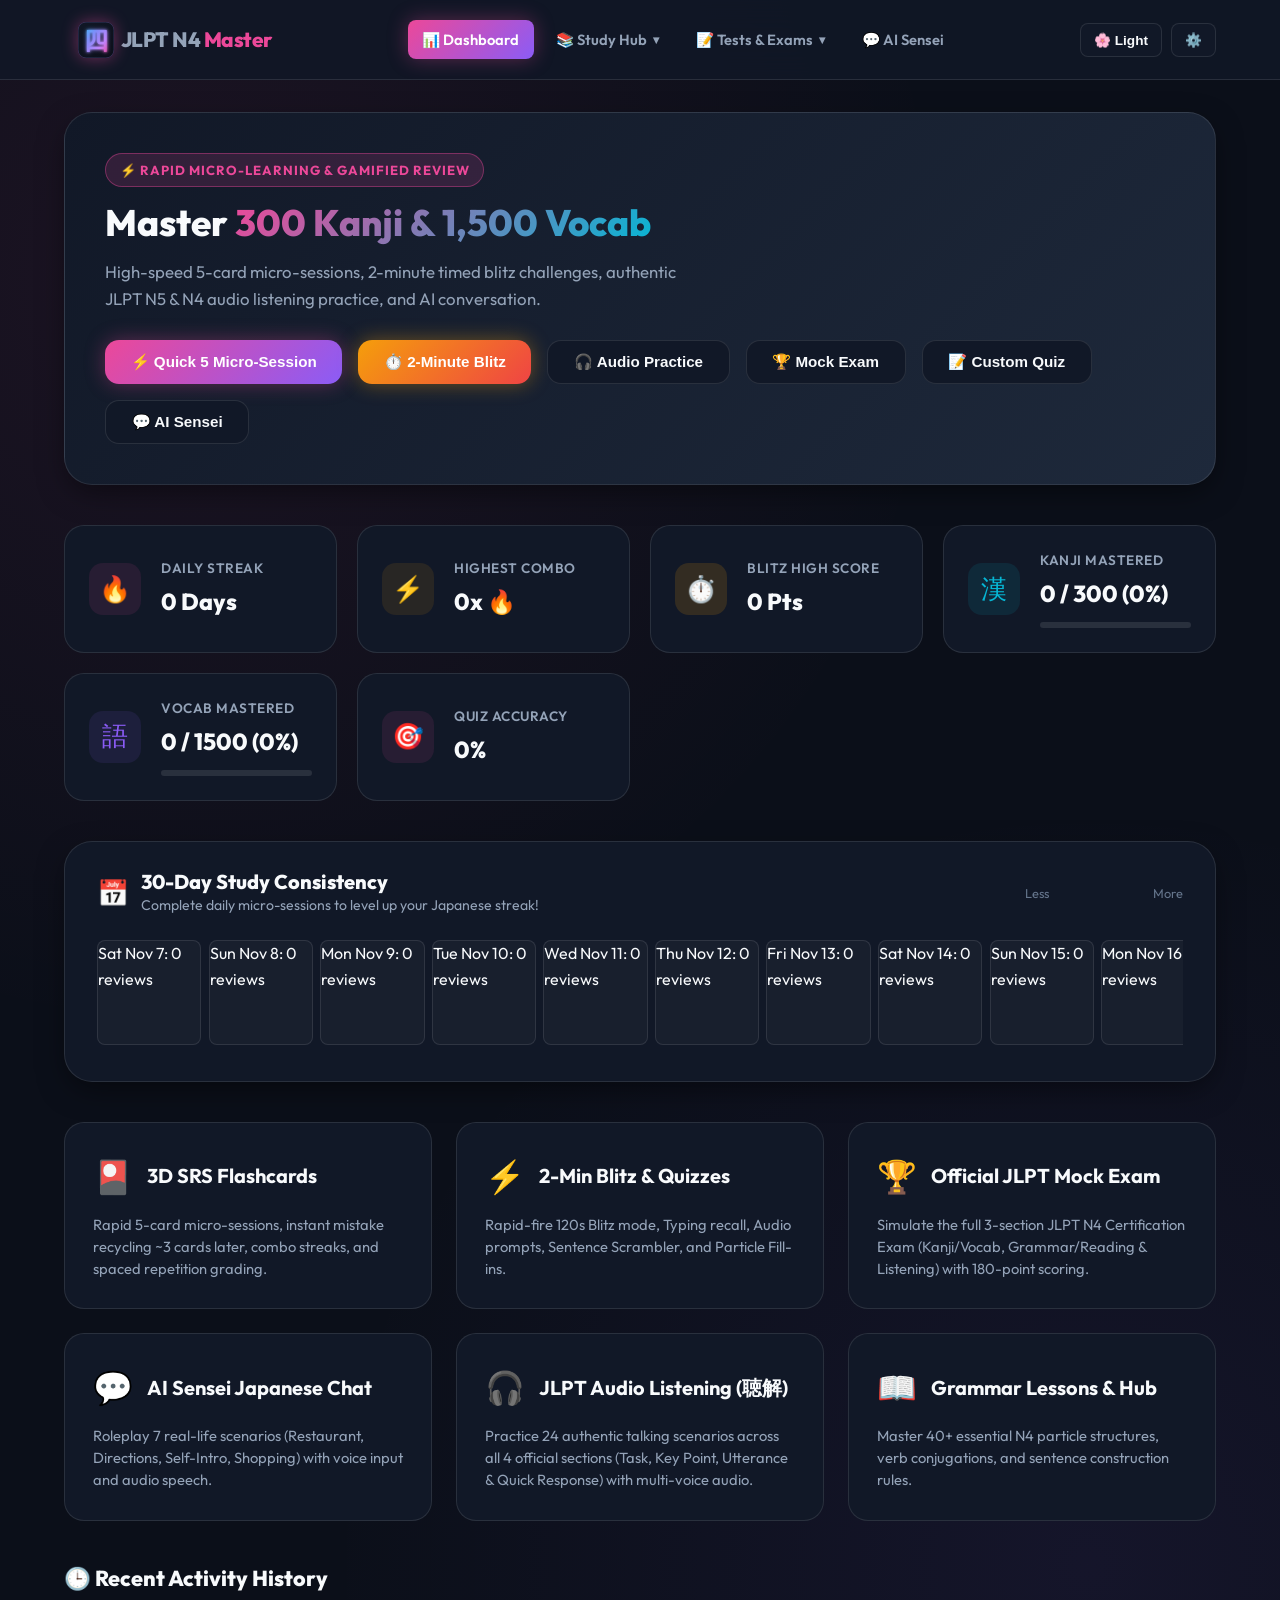
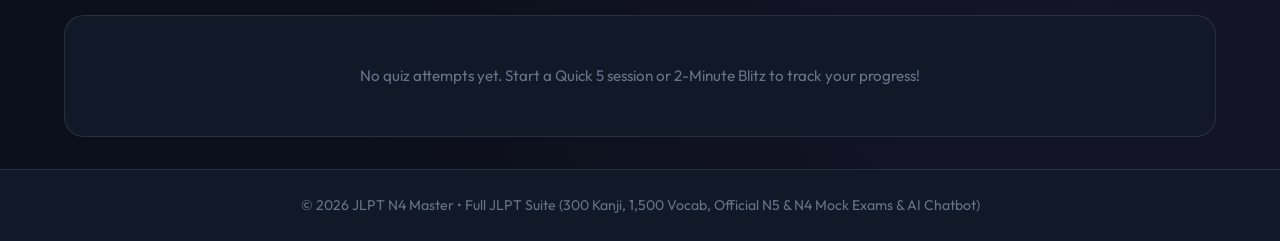
<file: index.html>
<!DOCTYPE html>
<html lang="ja" data-theme="dark">
<head>
  <meta charset="UTF-8">
  <meta name="viewport" content="width=device-width, initial-scale=1.0">
  <title>JLPT N4 Master - Flashcards, Quizzes, Official Mock Exam & AI Chat</title>
  <meta name="description" content="Master 300 JLPT N4 Kanji, 1,500 Vocabulary items, Grammar, Official N5 & N4 Mock Certification Exams, and practice Japanese conversation with AI Sensei.">
  
  <!-- Favicon & Touch Icons -->
  <link rel="icon" type="image/svg+xml" href="favicon.svg">
  <link rel="icon" type="image/png" sizes="192x192" href="icon-192.png">
  <link rel="icon" type="image/png" sizes="512x512" href="icon-512.png">
  <link rel="apple-touch-icon" sizes="180x180" href="apple-touch-icon.png">
  <link rel="mask-icon" href="favicon.svg" color="#ec4899">
  
  <!-- Progressive Web App (PWA) Manifest & Standalone App Meta -->
  <link rel="manifest" href="manifest.json">
  <meta name="theme-color" content="#0b0f19">
  <meta name="mobile-web-app-capable" content="yes">
  <meta name="apple-mobile-web-app-capable" content="yes">
  <meta name="apple-mobile-web-app-status-bar-style" content="black-translucent">
  <meta name="apple-mobile-web-app-title" content="JLPT N4">
  <meta name="application-name" content="JLPT N4 Master">
  
  <!-- CSS Stylesheets -->
  <link rel="stylesheet" href="css/style.css">
  <link rel="stylesheet" href="css/components.css">
  <link rel="stylesheet" href="css/responsive.css">
</head>
<body>

  <!-- App Header & Navigation -->
  <header class="app-header">
    <div class="header-container">
      <a href="#" class="logo-brand nav-link" data-view="dashboard">
        <img src="favicon.svg" class="logo-symbol-img" alt="JLPT N4 Master Icon" width="34" height="34">
        <span class="logo-text">JLPT N4 <span>Master</span></span>
      </a>

      <nav class="app-nav">
        <ul class="nav-links">
          <li><a href="#dashboard" class="nav-link active" data-view="dashboard">📊 Dashboard</a></li>
          
          <!-- Study & Lessons Submenu -->
          <li class="nav-dropdown-item">
            <button class="nav-link nav-dropdown-btn" id="nav-study-dropdown-btn" aria-haspopup="true" aria-expanded="false">
              <span>📚 Study Hub</span>
              <span class="dropdown-caret">▾</span>
            </button>
            <div class="nav-dropdown-menu" id="nav-study-dropdown-menu">
              <a href="#flashcards" class="dropdown-link nav-link" data-view="flashcards">
                <div class="dropdown-link-icon">🎴</div>
                <div class="dropdown-link-info">
                  <div class="dropdown-link-title">3D Flashcards</div>
                  <div class="dropdown-link-sub">Kanji & Vocab Spaced Repetition</div>
                </div>
              </a>
              <a href="#grammar" class="dropdown-link nav-link" data-view="grammar">
                <div class="dropdown-link-icon">📖</div>
                <div class="dropdown-link-info">
                  <div class="dropdown-link-title">Grammar Lessons</div>
                  <div class="dropdown-link-sub">40+ Core N4 Points & Tests</div>
                </div>
              </a>
              <a href="#explore" class="dropdown-link nav-link" data-view="explore" data-explore-tab="listening">
                <div class="dropdown-link-icon">🎧</div>
                <div class="dropdown-link-info">
                  <div class="dropdown-link-title">Audio Listening Practice (聴解)</div>
                  <div class="dropdown-link-sub">24 Authentic Test Scenarios & Multi-Voice</div>
                </div>
              </a>
              <a href="#explore" class="dropdown-link nav-link" data-view="explore">
                <div class="dropdown-link-icon">🔍</div>
                <div class="dropdown-link-info">
                  <div class="dropdown-link-title">N4 Library Explorer</div>
                  <div class="dropdown-link-sub">Search 300 Kanji & 1,500 Vocab</div>
                </div>
              </a>
            </div>
          </li>

          <!-- Tests & Quizzes Submenu -->
          <li class="nav-dropdown-item">
            <button class="nav-link nav-dropdown-btn" id="nav-tests-dropdown-btn" aria-haspopup="true" aria-expanded="false">
              <span>📝 Tests & Exams</span>
              <span class="dropdown-caret">▾</span>
            </button>
            <div class="nav-dropdown-menu" id="nav-tests-dropdown-menu">
              <a href="#quiz" class="dropdown-link nav-link" data-view="quiz">
                <div class="dropdown-link-icon">📝</div>
                <div class="dropdown-link-info">
                  <div class="dropdown-link-title">Quiz Challenge</div>
                  <div class="dropdown-link-sub">Ranges, Typing, Audio & Scramble</div>
                </div>
              </a>
              <a href="#mock-exam" class="dropdown-link nav-link" data-view="mock-exam">
                <div class="dropdown-link-icon">🏆</div>
                <div class="dropdown-link-info">
                  <div class="dropdown-link-title">Official Mock Exams</div>
                  <div class="dropdown-link-sub">Full 3-Section N4 & N5 JLPT Tests (180 pts)</div>
                </div>
              </a>
            </div>
          </li>

          <li><a href="#chat" class="nav-link" data-view="chat">💬 AI Sensei</a></li>
        </ul>
      </nav>

      <div class="header-actions">
        <button id="pwa-install-btn" class="icon-btn hidden" title="Install App to Home Screen" style="background: linear-gradient(135deg, var(--accent-primary), var(--accent-purple)); color: #fff; font-weight: 700; border: none; padding: 0.35rem 0.75rem; border-radius: 999px; font-size: 0.85rem;">📲 Install App</button>
        <button id="theme-toggle-btn" class="icon-btn" title="Toggle Theme">🌸 Light</button>
        <button id="settings-btn" class="icon-btn" title="Settings">⚙️</button>
      </div>
    </div>
  </header>

  <!-- Main Content Container -->
  <main class="app-main">

    <!-- ==================== 1. DASHBOARD VIEW ==================== -->
    <section id="view-dashboard" class="app-view">
      <!-- Hero Banner -->
      <div class="hero-section">
        <div class="hero-text-content">
          <div class="hero-badge">⚡ Rapid Micro-Learning & Gamified Review</div>
          <h1 class="hero-title">Master <span class="text-gradient">300 Kanji & 1,500 Vocab</span></h1>
          <p class="hero-subtitle">High-speed 5-card micro-sessions, 2-minute timed blitz challenges, authentic JLPT N5 & N4 audio listening practice, and AI conversation.</p>
          <div class="hero-cta-group">
            <button class="btn-primary hero-cta-btn" id="dashboard-quick-5-btn">⚡ Quick 5 Micro-Session</button>
            <button class="btn-primary hero-cta-btn" id="dashboard-blitz-btn" style="background: linear-gradient(135deg, #f59e0b, #ef4444); box-shadow: 0 0 20px rgba(245, 158, 11, 0.4);">⏱️ 2-Minute Blitz</button>
            <button class="btn-secondary hero-cta-btn" data-view="explore" data-explore-tab="listening">🎧 Audio Practice</button>
            <button class="btn-secondary hero-cta-btn" data-view="mock-exam">🏆 Mock Exam</button>
            <button class="btn-secondary hero-cta-btn" data-view="quiz">📝 Custom Quiz</button>
            <button class="btn-secondary hero-cta-btn" data-view="chat">💬 AI Sensei</button>
          </div>
        </div>
      </div>

      <!-- Live Statistics Grid -->
      <div class="stats-grid">
        <div class="stat-card">
          <div class="stat-icon-wrapper">🔥</div>
          <div class="stat-content">
            <div class="stat-label">Daily Streak</div>
            <div class="stat-value" id="stat-streak-val">1 Day</div>
          </div>
        </div>

        <div class="stat-card">
          <div class="stat-icon-wrapper gold">⚡</div>
          <div class="stat-content">
            <div class="stat-label">Highest Combo</div>
            <div class="stat-value" id="stat-highest-combo">0x 🔥</div>
          </div>
        </div>

        <div class="stat-card">
          <div class="stat-icon-wrapper" style="background: rgba(245, 158, 11, 0.15); color: #f59e0b;">⏱️</div>
          <div class="stat-content">
            <div class="stat-label">Blitz High Score</div>
            <div class="stat-value" id="stat-blitz-high">0 Pts</div>
          </div>
        </div>

        <div class="stat-card">
          <div class="stat-icon-wrapper blue">漢</div>
          <div class="stat-content">
            <div class="stat-label">Kanji Mastered</div>
            <div class="stat-value" id="stat-kanji-mastered">0 / 300 (0%)</div>
            <div class="stat-progress-bg">
              <div class="stat-progress-fill blue" id="stat-kanji-bar" style="width: 0%;"></div>
            </div>
          </div>
        </div>

        <div class="stat-card">
          <div class="stat-icon-wrapper purple">語</div>
          <div class="stat-content">
            <div class="stat-label">Vocab Mastered</div>
            <div class="stat-value" id="stat-vocab-mastered">0 / 1,500 (0%)</div>
            <div class="stat-progress-bg">
              <div class="stat-progress-fill" id="stat-vocab-bar" style="width: 0%;"></div>
            </div>
          </div>
        </div>

        <div class="stat-card">
          <div class="stat-icon-wrapper cyan">🎯</div>
          <div class="stat-content">
            <div class="stat-label">Quiz Accuracy</div>
            <div class="stat-value" id="stat-accuracy-val">0%</div>
          </div>
        </div>
      </div>

      <!-- Activity Heatmap Section -->
      <div class="heatmap-section-card">
        <div class="heatmap-header">
          <div class="heatmap-title-group">
            <span class="heatmap-icon">📅</span>
            <div>
              <h3 class="heatmap-title">30-Day Study Consistency</h3>
              <p class="heatmap-sub">Complete daily micro-sessions to level up your Japanese streak!</p>
            </div>
          </div>
          <div class="heatmap-legend">
            <span class="legend-label">Less</span>
            <span class="legend-cell level-0"></span>
            <span class="legend-cell level-1"></span>
            <span class="legend-cell level-2"></span>
            <span class="legend-cell level-3"></span>
            <span class="legend-cell level-4"></span>
            <span class="legend-label">More</span>
          </div>
        </div>
        <div class="heatmap-grid-wrapper">
          <div class="heatmap-grid" id="dashboard-heatmap-grid">
            <!-- Dynamically populated 28-day cells -->
          </div>
        </div>
      </div>

      <!-- Quick Learning Hub -->
      <div class="quick-hub-grid">
        <div class="dashboard-quick-card" data-view="flashcards">
          <div class="quick-card-header">
            <span class="quick-card-icon">🎴</span>
            <h3 class="quick-card-title">3D SRS Flashcards</h3>
          </div>
          <p class="quick-card-desc">Rapid 5-card micro-sessions, instant mistake recycling ~3 cards later, combo streaks, and spaced repetition grading.</p>
        </div>

        <div class="dashboard-quick-card" data-view="quiz">
          <div class="quick-card-header">
            <span class="quick-card-icon">⚡</span>
            <h3 class="quick-card-title">2-Min Blitz & Quizzes</h3>
          </div>
          <p class="quick-card-desc">Rapid-fire 120s Blitz mode, Typing recall, Audio prompts, Sentence Scrambler, and Particle Fill-ins.</p>
        </div>

        <div class="dashboard-quick-card" data-view="mock-exam">
          <div class="quick-card-header">
            <span class="quick-card-icon">🏆</span>
            <h3 class="quick-card-title">Official JLPT Mock Exam</h3>
          </div>
          <p class="quick-card-desc">Simulate the full 3-section JLPT N4 Certification Exam (Kanji/Vocab, Grammar/Reading & Listening) with 180-point scoring.</p>
        </div>

        <div class="dashboard-quick-card" data-view="chat">
          <div class="quick-card-header">
            <span class="quick-card-icon">💬</span>
            <h3 class="quick-card-title">AI Sensei Japanese Chat</h3>
          </div>
          <p class="quick-card-desc">Roleplay 7 real-life scenarios (Restaurant, Directions, Self-Intro, Shopping) with voice input and audio speech.</p>
        </div>

        <div class="dashboard-quick-card" data-view="explore" data-explore-tab="listening">
          <div class="quick-card-header">
            <span class="quick-card-icon">🎧</span>
            <h3 class="quick-card-title">JLPT Audio Listening (聴解)</h3>
          </div>
          <p class="quick-card-desc">Practice 24 authentic talking scenarios across all 4 official sections (Task, Key Point, Utterance & Quick Response) with multi-voice audio.</p>
        </div>

        <div class="dashboard-quick-card" data-view="grammar">
          <div class="quick-card-header">
            <span class="quick-card-icon">📖</span>
            <h3 class="quick-card-title">Grammar Lessons & Hub</h3>
          </div>
          <p class="quick-card-desc">Master 40+ essential N4 particle structures, verb conjugations, and sentence construction rules.</p>
        </div>
      </div>

      <!-- Recent Activity History -->
      <div class="section-title">🕒 Recent Activity History</div>
      <div class="history-card">
        <div id="dashboard-recent-history">
          <!-- Dynamically populated -->
        </div>
      </div>
    </section>

    <!-- ==================== 2. FLASHCARDS VIEW ==================== -->
    <section id="view-flashcards" class="app-view hidden">
      <!-- Session Top Bar with Animated Progress Bar & Zen Mode Toggle -->
      <div class="session-top-bar">
        <div class="session-progress-info">
          <span class="session-progress-badge" id="fc-progress-text">1 / 5</span>
          <div class="session-progress-track">
            <div id="fc-progress-bar" class="session-progress-fill" style="width: 20%;"></div>
          </div>
        </div>

        <div class="session-actions-right">
          <div class="combo-pill hidden" id="fc-combo-badge">
            🔥 <span id="fc-combo-count">2</span>x Combo!
          </div>
          <button id="fc-zen-btn" class="icon-btn zen-btn" title="Toggle Distraction-Free Focus Mode (Key Z)">
            🧘 Zen Mode
          </button>
        </div>
      </div>

      <!-- Flashcards Control Bar -->
      <div class="fc-controls-bar">
        <div class="filter-group">
          <select id="fc-session-limit-select" class="styled-select" style="font-weight: 700; border-color: var(--accent-primary);">
            <option value="5" selected>⚡ 5 Cards (Micro-Session)</option>
            <option value="10">📦 10 Cards (Standard)</option>
            <option value="20">📚 20 Cards (Deep Study)</option>
            <option value="0">♾️ All Cards (Full Deck)</option>
          </select>

          <select id="fc-type-select" class="styled-select">
            <option value="kanji">300 N4 Kanji</option>
            <option value="vocab">1,500 N4 Vocabulary</option>
            <option value="grammar">Grammar Points</option>
          </select>

          <select id="fc-category-filter" class="styled-select">
            <option value="all">All Categories</option>
          </select>

          <select id="fc-srs-filter" class="styled-select">
            <option value="all">All Cards</option>
            <option value="unseen">Unseen</option>
            <option value="learning">Learning</option>
            <option value="mastered">Mastered</option>
            <option value="bookmarked">⭐ Bookmarked</option>
            <option value="unbookmarked">☆ Not Starred (Unfamiliar)</option>
          </select>

          <button id="fc-import-deck-btn" class="icon-btn" style="padding: 0.5rem 0.9rem; font-weight: 700; border-color: var(--accent-primary); color: var(--accent-primary); white-space: nowrap;">
            📥 Import Anki / Deck
          </button>
        </div>
      </div>

      <!-- 3D Flashcard Stage -->
      <div class="flashcard-stage">
        <div id="flashcard" class="flashcard-inner">
          <!-- Front Face -->
          <div class="flashcard-face card-front-face" id="card-front">
            <!-- Dynamically populated -->
          </div>

          <!-- Back Face -->
          <div class="flashcard-face card-back-face" id="card-back">
            <!-- Dynamically populated -->
          </div>
        </div>
      </div>

      <!-- Action Toolbar with Keycap Hints -->
      <div class="fc-toolbar">
        <button id="fc-prev-btn" class="fc-action-btn" title="Previous Card (P)">◀</button>
        <button id="fc-speak-btn" class="fc-action-btn" title="Listen Pronunciation (Key S)">
          <span>🔊</span> <kbd class="key-hint">S</kbd>
        </button>
        <button id="fc-flip-btn" class="fc-action-btn wide" title="Flip Card (Spacebar)">
          <span>🔄 Flip Card</span> <kbd class="key-hint">Space</kbd>
        </button>
        <button id="fc-bookmark-btn" class="fc-action-btn" title="Bookmark Card">☆</button>
        <button id="fc-shuffle-btn" class="fc-action-btn" title="Shuffle Deck">🔀</button>
        <button id="fc-next-btn" class="fc-action-btn" title="Next Card (N)">▶</button>
      </div>

      <!-- SRS Grading Bar with Keycaps & Mistake Recycling Hint -->
      <div class="srs-grade-bar">
        <button class="srs-grade-btn again" data-srs-level="1" title="Re-inserts card ~3 cards later for instant repetition">
          <div class="srs-label-group">
            <span class="srs-main-label">Again (1)</span>
            <span class="srs-recycle-tag">🔁 Re-rolls in 3 cards</span>
          </div>
          <kbd class="key-hint">1 / ◀</kbd>
        </button>
        <button class="srs-grade-btn hard" data-srs-level="2" title="Re-inserts card ~4 cards later">
          <div class="srs-label-group">
            <span class="srs-main-label">Hard (2)</span>
            <span class="srs-recycle-tag">🔁 Re-rolls in 4 cards</span>
          </div>
          <kbd class="key-hint">2 / ▼</kbd>
        </button>
        <button class="srs-grade-btn good" data-srs-level="3" title="Advances combo & marks learning">
          <div class="srs-label-group">
            <span class="srs-main-label">Good (3)</span>
            <span class="srs-recycle-tag">⚡ Combo +1</span>
          </div>
          <kbd class="key-hint">3 / ▲</kbd>
        </button>
        <button class="srs-grade-btn easy" data-srs-level="4" title="Advances combo & marks mastered">
          <div class="srs-label-group">
            <span class="srs-main-label">Easy / Mastered (4)</span>
            <span class="srs-recycle-tag">🔥 Mega Boost</span>
          </div>
          <kbd class="key-hint">4 / ▶</kbd>
        </button>
      </div>

      <!-- Session Completion Modal -->
      <div id="fc-completion-modal" class="modal-overlay hidden">
        <div class="modal-dialog completion-modal-dialog">
          <button id="fc-modal-close-btn" class="modal-close-btn" title="Close">✕</button>
          
          <div class="completion-header">
            <div class="completion-trophy">🏆</div>
            <h2 class="completion-title">Micro-Session Complete!</h2>
            <p class="completion-sub">お疲れ様でした！ Great job mastering this set.</p>
          </div>

          <div class="completion-metrics-grid">
            <div class="completion-metric-card">
              <span class="metric-icon">🎴</span>
              <span class="metric-val" id="fc-modal-total-reviewed">5 Cards</span>
              <span class="metric-lbl">Reviewed</span>
            </div>
            <div class="completion-metric-card">
              <span class="metric-icon">🎯</span>
              <span class="metric-val" id="fc-modal-accuracy">100%</span>
              <span class="metric-lbl">Mastery Accuracy</span>
            </div>
            <div class="completion-metric-card">
              <span class="metric-icon">🔥</span>
              <span class="metric-val" id="fc-modal-max-combo">5x</span>
              <span class="metric-lbl">Max Combo</span>
            </div>
            <div class="completion-metric-card">
              <span class="metric-icon">⏱️</span>
              <span class="metric-val" id="fc-modal-time">45s</span>
              <span class="metric-lbl">Session Time</span>
            </div>
          </div>

          <div class="completion-actions">
            <button id="fc-modal-next-session-btn" class="btn-primary" style="flex: 1; justify-content: center;">
              ⚡ Start Next 5 Cards ➔
            </button>
            <button id="fc-modal-retry-mistakes-btn" class="btn-secondary hidden" style="color: var(--accent-red); border-color: var(--accent-red);">
              🔁 Retry Missed Cards
            </button>
            <button id="fc-modal-dashboard-btn" class="btn-secondary">
              🏠 Dashboard
            </button>
          </div>
        </div>
      </div>

      <!-- Anki / Custom Deck Import Modal -->
      <div id="anki-import-modal" class="modal-overlay hidden">
        <div class="modal-dialog" style="max-width: 650px; width: 92vw;">
          <button id="anki-import-close-btn" class="modal-close-btn" title="Close">✕</button>
          
          <div style="display: flex; align-items: center; gap: 0.75rem; margin-bottom: 0.5rem;">
            <span style="font-size: 1.75rem;">📥</span>
            <h2 style="font-size: 1.5rem; font-weight: 800; margin: 0;">Import Anki / Custom Flashcards</h2>
          </div>
          <p style="color: var(--text-secondary); font-size: 0.92rem; margin-bottom: 1.25rem;">
            Import cards from Anki exports (.txt, .tsv, .csv), paste text, or upload JSON files. Front and Back faces will be rendered in full 3D SRS flashcards.
          </p>

          <div style="display: flex; flex-direction: column; gap: 1rem;">
            <div class="setup-field">
              <label for="anki-deck-name-input">Deck Name</label>
              <input type="text" id="anki-deck-name-input" class="styled-input" placeholder="e.g. My Custom N4 Vocab / Genki Lesson 1" value="My Anki Deck">
            </div>

            <div class="setup-field">
              <label>Upload Anki / TSV / CSV / JSON File</label>
              <div id="anki-drop-zone" style="border: 2px dashed var(--border-color); border-radius: 12px; padding: 1.5rem; text-align: center; cursor: pointer; transition: all 0.2s ease; background: rgba(255,255,255,0.02);">
                <span style="font-size: 2rem; display: block; margin-bottom: 0.5rem;">📁</span>
                <span style="font-weight: 700; color: var(--accent-primary);">Click to select file</span> or drag & drop here
                <div style="font-size: 0.8rem; color: var(--text-muted); margin-top: 0.25rem;">Supports .txt, .tsv, .csv, .json</div>
                <input type="file" id="anki-file-input" accept=".txt,.tsv,.csv,.json" style="display: none;">
              </div>
            </div>

            <div class="setup-field">
              <div style="display: flex; justify-content: space-between; align-items: center; margin-bottom: 0.35rem;">
                <label for="anki-paste-textarea" style="margin: 0;">Or Paste Anki Cards Text</label>
                <div style="display: flex; gap: 0.5rem; align-items: center;">
                  <span style="font-size: 0.8rem; color: var(--text-muted);">Delimiter:</span>
                  <select id="anki-delimiter-select" class="styled-select sm" style="padding: 0.2rem 0.5rem; font-size: 0.8rem;">
                    <option value="auto" selected>Auto-Detect (Tab/Comma/Pipe)</option>
                    <option value="tab">Tab (\t)</option>
                    <option value="comma">Comma (,)</option>
                    <option value="pipe">Pipe (|)</option>
                    <option value="semicolon">Semicolon (;)</option>
                  </select>
                </div>
              </div>
              <textarea id="anki-paste-textarea" class="styled-input" style="height: 120px; font-family: monospace; font-size: 0.88rem; line-height: 1.4; resize: vertical;" placeholder="Paste Anki cards (e.g. Front [Tab] Back [Tab] Reading)&#10;食べる&#9;たべる&#9;To eat&#10;飲む&#9;のむ&#9;To drink"></textarea>
            </div>

            <!-- Parse Preview Summary -->
            <div id="anki-preview-box" class="hidden" style="background: rgba(16, 185, 129, 0.1); border: 1px solid rgba(16, 185, 129, 0.3); border-radius: 8px; padding: 0.75rem 1rem; font-size: 0.9rem; color: #10b981; display: flex; justify-content: space-between; align-items: center;">
              <span id="anki-preview-count">✓ 0 cards detected</span>
              <span style="font-size: 0.8rem; opacity: 0.9;">Ready to import</span>
            </div>

            <!-- Existing Custom Decks Manager List -->
            <div id="anki-existing-decks-box" class="hidden" style="margin-top: 0.25rem;">
              <label style="font-size: 0.85rem; color: var(--text-muted); margin-bottom: 0.4rem; display: block;">Your Imported Decks</label>
              <div id="anki-existing-decks-list" style="display: flex; flex-direction: column; gap: 0.4rem; max-height: 110px; overflow-y: auto;">
                <!-- Injected dynamically -->
              </div>
            </div>

            <div style="display: flex; gap: 0.75rem; margin-top: 0.5rem;">
              <button id="anki-submit-import-btn" class="btn-primary" style="flex: 1; justify-content: center; font-size: 1rem; padding: 0.8rem;">
                📥 Import Deck & Study
              </button>
              <button id="anki-cancel-btn" class="btn-secondary" style="padding: 0.8rem 1.25rem;">
                Cancel
              </button>
            </div>
          </div>
        </div>
      </div>
    </section>

    <!-- ==================== 3. QUIZ VIEW ==================== -->
    <section id="view-quiz" class="app-view hidden">
      <!-- Quiz Setup Screen -->
      <div id="quiz-setup-view" class="quiz-card-wrapper">
        <div style="display: flex; justify-content: space-between; align-items: center; flex-wrap: wrap; gap: 1rem; margin-bottom: 1rem;">
          <div>
            <h2 style="font-size: 1.8rem; font-weight: 800; margin-bottom: 0.3rem;">📝 JLPT N4 Quiz Challenge</h2>
            <p style="color: var(--text-secondary);">Select 2-Minute Blitz Mode for continuous rapid-fire practice, or customize your question formats.</p>
          </div>
          <button id="quiz-start-blitz-btn" class="btn-primary" style="background: linear-gradient(135deg, #f59e0b, #ef4444); box-shadow: 0 0 20px rgba(245, 158, 11, 0.4); padding: 0.8rem 1.6rem;">
            ⏱️ Launch 2-Minute Blitz Mode ➔
          </button>
        </div>

        <div class="quiz-setup-grid">
          <!-- Quiz Topic / Mode -->
          <div class="setup-field">
            <label for="quiz-type-select">Quiz Topic</label>
            <select id="quiz-type-select" class="styled-select" style="width: 100%;">
              <option value="kanji">Kanji (300 N4 Kanji)</option>
              <option value="vocab" selected>Vocabulary (1,500 N4 Words)</option>
              <option value="grammar">Grammar & Particles</option>
              <option value="listening_scenarios">🎧 JLPT N4 Listening (24 Test Scenarios)</option>
              <option value="mixed">Mixed JLPT Challenge</option>
            </select>
          </div>

          <!-- Question Format -->
          <div class="setup-field">
            <label for="quiz-format-select">Question Format</label>
            <select id="quiz-format-select" class="styled-select" style="width: 100%;">
              <option value="mix" selected>✨ Dynamic Mix (Most Challenging!)</option>
              <option value="mcq">📝 Multiple Choice (4 Options)</option>
              <option value="typing">⌨️ Typing / Recall Challenge</option>
              <option value="listening">🎧 Audio Listening Comprehension</option>
              <option value="scramble">🧩 Sentence Scramble Challenge</option>
              <option value="particle">🎯 Particle Cloze Blank</option>
              <option value="true_false">⚡ True / False Lightning Speed</option>
            </select>
          </div>

          <!-- Range Mode Selector -->
          <div class="setup-field">
            <label for="quiz-range-select">Study Range Filter</label>
            <select id="quiz-range-select" class="styled-select" style="width: 100%;">
              <option value="all" selected>All Items (Full Pool)</option>
              <option value="unbookmarked">☆ Unstarred / Unfamiliar Only (Not Pinned)</option>
              <option value="batch">Study Batch Range</option>
              <option value="custom">Custom ID Range (From - To)</option>
              <option value="category">By Category</option>
              <option value="bookmarked">⭐ Bookmarked Items Only</option>
            </select>
          </div>

          <!-- Range: Preset Batch Dropdown -->
          <div class="setup-field hidden" id="quiz-range-batch-field">
            <label for="quiz-range-batch-select">Select Batch</label>
            <select id="quiz-range-batch-select" class="styled-select" style="width: 100%;">
              <!-- Injected dynamically -->
            </select>
          </div>

          <!-- Range: Category Dropdown -->
          <div class="setup-field hidden" id="quiz-range-category-field">
            <label for="quiz-range-category-select">Select Category</label>
            <select id="quiz-range-category-select" class="styled-select" style="width: 100%;">
              <!-- Injected dynamically -->
            </select>
          </div>

          <!-- Range: Custom Start / End Group -->
          <div class="setup-field hidden" id="quiz-range-custom-group" style="grid-column: 1 / -1;">
            <label>Custom ID Range (Enter start & end numbers)</label>
            <div style="display: flex; gap: 0.75rem; align-items: center;">
              <input type="number" id="quiz-range-start" class="styled-input" style="flex: 1;" placeholder="From ID" value="1" min="1">
              <span style="font-weight: 700; color: var(--text-secondary);">➔</span>
              <input type="number" id="quiz-range-end" class="styled-input" style="flex: 1;" placeholder="To ID" value="50" min="1">
            </div>
          </div>

          <!-- Number of Questions -->
          <div class="setup-field" id="quiz-count-setup-field">
            <div style="display: flex; justify-content: space-between; align-items: center; margin-bottom: 0.5rem; flex-wrap: wrap; gap: 0.35rem;">
              <label for="quiz-count-select" style="margin-bottom: 0;">Number of Questions</label>
              <span id="quiz-available-count-badge" style="font-size: 0.78rem; font-weight: 700; color: var(--accent-primary); background: rgba(99, 102, 241, 0.12); padding: 0.15rem 0.55rem; border-radius: 999px; border: 1px solid rgba(99, 102, 241, 0.25);">
                Available: 1,500 Items
              </span>
            </div>
            <select id="quiz-count-select" class="styled-select" style="width: 100%;">
              <option value="5">⚡ 5 Questions (Micro-Quiz)</option>
              <option value="10" selected>📝 10 Questions (Standard)</option>
              <option value="20">🎯 20 Questions</option>
              <option value="50">📚 50 Questions (Deep Study)</option>
              <option value="100">💯 100 Questions (Century Challenge)</option>
              <option value="max">🔥 All / Max (1,500 Questions)</option>
              <option value="custom">✏️ Custom Count...</option>
            </select>
            <div id="quiz-count-custom-row" class="hidden" style="margin-top: 0.5rem; display: flex; gap: 0.5rem; align-items: center;">
              <input type="number" id="quiz-count-custom-input" class="styled-input" style="flex: 1;" placeholder="Enter question count" min="1" max="1500" value="10">
              <button type="button" id="quiz-count-quick-max-btn" class="btn-secondary" style="padding: 0.5rem 0.9rem; font-size: 0.85rem; white-space: nowrap; font-weight: 600;">
                Set Max
              </button>
            </div>
            <div id="quiz-starred-empty-notice" class="hidden" style="margin-top: 0.5rem; font-size: 0.82rem; color: #f59e0b; background: rgba(245, 158, 11, 0.1); padding: 0.45rem 0.7rem; border-radius: 8px; border: 1px solid rgba(245, 158, 11, 0.25); display: flex; align-items: center; gap: 0.4rem;">
              <span>⭐</span>
              <span>No items starred yet. Click the star button (⭐) in Flashcards or Explore to pin favorites!</span>
            </div>
          </div>

          <!-- Question Sequencing Algorithm -->
          <div class="setup-field">
            <label for="quiz-algo-select">Question Sequencing Algorithm</label>
            <select id="quiz-algo-select" class="styled-select" style="width: 100%; border-color: var(--accent-primary);">
              <option value="smart_star" selected>⭐ Smart Star & SRS Priority (Recommended)</option>
              <option value="unstarred_first">☆ Unstarred / Unfamiliar First (Priority)</option>
              <option value="starred_first">🌟 Starred Favorites First</option>
              <option value="missed_first">🔁 Hardest & Recently Missed First</option>
              <option value="random">🔀 Balanced Random (No Immediate Repeats)</option>
              <option value="progressive">📈 Progressive N4 Order (ID 1 ➔ 100)</option>
            </select>
          </div>

          <!-- Sprint Timer Toggle -->
          <div class="setup-field" style="display: flex; flex-direction: column; justify-content: center;">
            <label for="quiz-timer-toggle">Sprint Timer (15s / question)</label>
            <label style="display: flex; align-items: center; gap: 0.5rem; cursor: pointer; font-weight: 600;">
              <input type="checkbox" id="quiz-timer-toggle" style="width: 18px; height: 18px; cursor: pointer;">
              <span>Enable Timer Attack</span>
            </label>
          </div>
        </div>

        <button id="quiz-start-btn" class="btn-primary" style="width: 100%; justify-content: center; font-size: 1.1rem; padding: 0.9rem;">
          🚀 Start Standard Quiz Challenge
        </button>
      </div>

      <!-- Active Quiz Screen -->
      <div id="quiz-active-view" class="quiz-card-wrapper hidden">
        <!-- Top Session Progress & Zen Controls -->
        <div class="session-top-bar" style="margin-bottom: 1.25rem;">
          <div class="session-progress-info">
            <span class="session-progress-badge" id="quiz-q-index">Question 1 / 10</span>
            <div class="session-progress-track">
              <div id="quiz-progress-bar" class="session-progress-fill" style="width: 10%;"></div>
            </div>
          </div>

          <div class="session-actions-right">
            <div class="combo-pill hidden" id="quiz-combo-badge">
              🔥 <span id="quiz-combo-count">2</span>x Combo!
            </div>
            <button id="quiz-zen-btn" class="icon-btn zen-btn" title="Toggle Distraction-Free Focus Mode (Key Z)">
              🧘 Zen Mode
            </button>
          </div>
        </div>

        <div class="quiz-header-bar">
          <div style="display: flex; align-items: center; gap: 0.75rem;">
            <span class="badge-tag" id="quiz-q-format-badge" style="background: rgba(236, 72, 153, 0.15); color: var(--accent-primary);">Challenge</span>
            <button id="quiz-star-btn" class="icon-btn" title="Star / Favorite this item (Bookmark in Library)" style="padding: 0.2rem 0.6rem; font-size: 1.1rem; border-radius: 8px;">
              ☆
            </button>
          </div>
          
          <!-- Regular Sprint Timer Box -->
          <div class="quiz-timer-box hidden" id="quiz-timer-box">
            <span id="quiz-timer-num" style="font-weight: 800; color: var(--accent-primary);">15s</span>
            <div class="quiz-timer-track">
              <div id="quiz-timer-bar" class="quiz-timer-fill" style="width: 100%;"></div>
            </div>
          </div>

          <!-- 2-Minute Blitz Countdown Box -->
          <div class="quiz-timer-box blitz-box hidden" id="quiz-blitz-timer-box" style="background: rgba(245, 158, 11, 0.15); border: 1px solid rgba(245, 158, 11, 0.4); padding: 0.35rem 0.85rem; border-radius: 999px;">
            <span style="font-size: 0.9rem; font-weight: 700; color: #f59e0b;">⏱️ Blitz Time:</span>
            <span id="quiz-blitz-timer-num" style="font-weight: 800; color: #f59e0b; font-size: 1.1rem;">2:00</span>
          </div>

          <div style="font-weight: 800; color: var(--accent-cyan);" id="quiz-live-score">Score: 0</div>
        </div>

        <div class="quiz-question-box">
          <div class="quiz-q-title" id="quiz-question-title">一</div>
          <div class="quiz-q-sub" id="quiz-question-sub">What is the English meaning of this Kanji?</div>
          <button id="quiz-speak-question-btn" class="icon-btn" style="margin: 0.5rem auto 0 auto;">🔊 Pronounce</button>
        </div>

        <!-- Audio Prompt Wave Card (For Listening Questions) -->
        <div class="quiz-audio-prompt-card hidden" id="quiz-audio-prompt-card">
          <div class="audio-wave-anim">
            <span></span><span></span><span></span><span></span><span></span>
          </div>
          <button id="quiz-audio-replay-btn" class="btn-secondary" style="margin-top: 0.75rem;">🔊 Replay Spoken Audio</button>
        </div>

        <!-- 1. Multiple Choice Options Grid -->
        <div class="quiz-options-grid" id="quiz-options-grid">
          <!-- Dynamically populated -->
        </div>

        <!-- 2. Typing Challenge Input Form -->
        <div class="quiz-typing-container hidden" id="quiz-typing-container">
          <div class="typing-input-wrapper">
            <input type="text" id="quiz-typing-input" class="quiz-typing-input" placeholder="Type meaning or Romaji/Kana..." autocomplete="off">
            <button id="quiz-typing-submit-btn" class="btn-primary">Submit ➔</button>
          </div>
          <div class="typing-helper-hint">💡 Press <kbd class="key-hint">Enter</kbd> to submit. Accepts English meanings, Romaji, and Hiragana.</div>
        </div>

        <!-- 3. Sentence Scramble Slots & Tokens -->
        <div class="quiz-scramble-container hidden" id="quiz-scramble-container">
          <div class="scramble-slots-box" id="quiz-scramble-slots">
            <!-- Assembled Tokens -->
          </div>
          <div class="scramble-tokens-pool" id="quiz-scramble-tokens-pool">
            <!-- Source Token Chips -->
          </div>
          <div style="display: flex; gap: 0.75rem; margin-top: 1rem; justify-content: flex-end;">
            <button id="quiz-scramble-reset-btn" class="btn-secondary" style="padding: 0.5rem 1rem;">🔄 Reset</button>
            <button id="quiz-scramble-submit-btn" class="btn-primary" style="padding: 0.5rem 1.4rem;">Check Sentence ➔</button>
          </div>
        </div>

        <!-- 4. True / False Lightning Grid -->
        <div class="quiz-tf-grid hidden" id="quiz-tf-container">
          <button id="quiz-tf-true-btn" class="quiz-tf-btn true-btn">
            <span class="tf-icon">⭕</span>
            <span class="tf-text">True (正しい)</span>
            <span class="tf-shortcut"><kbd class="key-hint">T / 1</kbd></span>
          </button>
          <button id="quiz-tf-false-btn" class="quiz-tf-btn false-btn">
            <span class="tf-icon">❌</span>
            <span class="tf-text">False (違う)</span>
            <span class="tf-shortcut"><kbd class="key-hint">F / 2</kbd></span>
          </button>
        </div>

        <!-- Explanation Feedback Box -->
        <div class="quiz-explanation-box hidden" id="quiz-explanation-box">
          <!-- Injected dynamically -->
        </div>

        <button id="quiz-next-btn" class="btn-primary hidden" style="width: 100%; justify-content: center; margin-top: 1rem;">
          Next Question ➔ <kbd class="key-hint" style="margin-left: 0.5rem;">Enter</kbd>
        </button>
      </div>

      <!-- Quiz Results Screen -->
      <div id="quiz-results-view" class="quiz-card-wrapper hidden">
        <div class="quiz-results-card">
          <div class="results-hero-badge" id="quiz-res-badge">🏆 JLPT N4 Master</div>
          <div class="results-score-big" id="quiz-res-score">10 / 10</div>
          <div class="results-accuracy" id="quiz-res-accuracy">100% Accuracy</div>
          <div style="font-size: 1.05rem; font-weight: 700; color: #f59e0b; margin-bottom: 1.5rem;" id="quiz-res-combo">5x Max Combo 🔥</div>
          <div class="results-actions">
            <button id="quiz-restart-btn" class="btn-primary">🔄 New Quiz</button>
            <button id="quiz-retry-mistakes-btn" class="btn-secondary hidden">⚠️ Retry Missed Questions</button>
          </div>
        </div>
      </div>
    </section>

    <!-- ==================== 4. JLPT OFFICIAL MOCK EXAM VIEW ==================== -->
    <section id="view-mock-exam" class="app-view hidden">
      <!-- Exam Intro Screen -->
      <div id="exam-intro-view" class="quiz-card-wrapper">
        <div class="exam-intro-header">
          <div class="hero-badge" style="background: rgba(6, 182, 212, 0.15); color: var(--accent-cyan); border-color: rgba(6, 182, 212, 0.4);">Official Test Simulation</div>
          
          <!-- Exam Level Switcher -->
          <div class="exam-level-switcher" style="display: flex; gap: 0.85rem; justify-content: center; margin: 1.25rem 0 1rem 0;">
            <button id="exam-level-n4-btn" class="level-tab-btn active" style="padding: 0.65rem 1.6rem; font-weight: 700; border-radius: 9999px; border: 1px solid var(--accent-primary); background: var(--accent-primary); color: white; cursor: pointer; transition: all 0.2s;">
              🎯 JLPT N4 Mock Exam (Full 180 Pts)
            </button>
            <button id="exam-level-n5-btn" class="level-tab-btn" style="padding: 0.65rem 1.6rem; font-weight: 700; border-radius: 9999px; border: 1px solid rgba(255,255,255,0.15); background: var(--bg-card); color: var(--text-secondary); cursor: pointer; transition: all 0.2s;">
              🌱 JLPT N5 Mock Exam (Full 180 Pts)
            </button>
          </div>

          <h2 id="exam-intro-title" style="font-size: 2rem; font-weight: 900; margin-bottom: 0.6rem;">🏆 JLPT N4 Official Mock Certification Exam</h2>
          <p id="exam-intro-desc" style="color: var(--text-secondary); font-size: 1.05rem;">
            Test your comprehensive Japanese language proficiency under official JLPT test conditions.
          </p>
        </div>

        <div class="exam-structure-grid">
          <div class="exam-structure-card">
            <div class="sec-badge">Section 1</div>
            <h3>言語知識（文字・語彙）</h3>
            <p>Kanji & Vocabulary (60 Pts)</p>
            <div class="sec-tags">Kanji Reading • Orthography • Context • Synonyms</div>
          </div>

          <div class="exam-structure-card">
            <div class="sec-badge">Section 2</div>
            <h3>言語知識（文法）・読解</h3>
            <p>Grammar & Reading (60 Pts)</p>
            <div class="sec-tags">Particle Blanks • ★ Star Sentence Ordering • Reading Passages</div>
          </div>

          <div class="exam-structure-card">
            <div class="sec-badge">Section 3</div>
            <h3>聴解 (Listening)</h3>
            <p>Listening Comprehension (60 Pts)</p>
            <div class="sec-tags">Task Comprehension • Key Points • Quick Responses (Audio)</div>
          </div>
        </div>

        <div class="exam-rules-banner">
          <h4>📋 Official JLPT Scoring & Standards</h4>
          <ul id="exam-rules-list">
            <li><strong>Total Score:</strong> 180 Points (75 min timer).</li>
            <li><strong>Passing Criteria:</strong> Overall score of <strong>90 / 180 (50%)</strong> or higher.</li>
            <li><strong>Sectional Minimum:</strong> At least <strong>19 / 60 points</strong> in every individual section.</li>
          </ul>
        </div>

        <button id="exam-start-btn" class="btn-primary" style="width: 100%; justify-content: center; font-size: 1.15rem; padding: 1rem; margin-top: 1.5rem;">
          🏁 Begin Official JLPT N4 Exam
        </button>
      </div>

      <!-- Active Exam Screen -->
      <div id="exam-active-view" class="quiz-card-wrapper hidden" style="max-width: 900px;">
        <!-- Exam Top Bar -->
        <div class="exam-header-bar">
          <div class="exam-title-group">
            <div id="exam-q-part-badge" class="badge-tag" style="background: rgba(236, 72, 153, 0.15); color: var(--accent-primary);">Section 1: Kanji & Vocab</div>
            <div id="exam-timer-display" class="exam-timer">⏱️ 60:00</div>
          </div>
          <button id="exam-submit-btn" class="btn-secondary" style="color: var(--accent-cyan); border-color: var(--accent-cyan); padding: 0.4rem 1rem;">
            📤 Finish & Submit Exam
          </button>
        </div>

        <!-- Section Navigation Tabs -->
        <div class="exam-section-tabs" id="exam-section-tabs">
          <!-- Section Tabs -->
        </div>

        <!-- Question Palette Navigator -->
        <div class="exam-palette-container">
          <div class="palette-label">Question Jump:</div>
          <div class="exam-palette-grid" id="exam-question-palette">
            <!-- 1, 2, 3... Palette numbers -->
          </div>
        </div>

        <!-- Active Question Card -->
        <div class="exam-question-stage">
          <div class="exam-instruction" id="exam-q-instruction">＿＿＿の言葉はどう読みますか。一番いいものを一つ選んでください。</div>

          <!-- Reading Passage Container (When applicable) -->
          <div class="exam-passage-box hidden" id="exam-q-passage-box">
            <div class="passage-header">📖 Reading Passage / Notice:</div>
            <div class="passage-body" id="exam-q-passage-text"></div>
          </div>

          <!-- Audio Listening Container (When applicable) -->
          <div class="exam-audio-box hidden" id="exam-q-audio-box">
            <button id="exam-q-audio-play-btn" class="btn-primary sm">🔊 Play Dialogue Audio</button>
            <span id="exam-q-audio-status" style="font-size: 0.88rem; color: var(--text-secondary);">Click to play listening prompt</span>
          </div>

          <!-- Question Body Lead / Title -->
          <div class="exam-q-title-box" id="exam-q-title">
            <!-- Question text or star sentence layout -->
          </div>

          <!-- Options Grid -->
          <div class="exam-options-grid" id="exam-q-options">
            <!-- 4 Options -->
          </div>

          <!-- Bottom Stage Controls -->
          <div class="exam-stage-footer">
            <button id="exam-q-flag-btn" class="icon-btn">🏳️ Flag for Review</button>
            <div style="display: flex; gap: 0.75rem;">
              <button id="exam-prev-q-btn" class="btn-secondary" style="padding: 0.5rem 1.2rem;">◀ Previous</button>
              <button id="exam-next-q-btn" class="btn-primary" style="padding: 0.5rem 1.4rem;">Next Question ▶</button>
            </div>
          </div>
        </div>
      </div>

      <!-- Exam Results & Score Report -->
      <div id="exam-results-view" class="quiz-card-wrapper hidden" style="max-width: 900px;">
        <div class="exam-report-card">
          <div class="report-header">
            <div class="results-hero-badge" id="exam-res-status-badge">🎉 PASSED (合格)</div>
            <div style="font-size: 0.95rem; color: var(--text-secondary); margin-bottom: 0.5rem;">Official Japanese Language Proficiency Test • Level N4 Mock Certificate</div>
            <div class="exam-total-score-box">
              <span class="score-num" id="exam-res-total-score">162 / 180</span>
              <span class="score-lbl">Total Score</span>
            </div>
            <p id="exam-res-passing-notice" class="passing-notice">JLPT N4 Passing Standard: 80/180 points with minimum 19 points in all sections.</p>
          </div>

          <!-- Section Breakdown Cards -->
          <div class="exam-sections-summary" id="exam-res-sections-grid">
            <!-- Dynamically populated -->
          </div>

          <!-- Question-by-Question Review -->
          <div class="exam-review-container">
            <h3 style="font-size: 1.3rem; font-weight: 800; margin-bottom: 1.25rem;">📝 Comprehensive Answer Review & Explanations</h3>
            <div id="exam-res-review-container">
              <!-- Dynamically populated -->
            </div>
          </div>

          <div style="display: flex; justify-content: center; gap: 1rem; margin-top: 2rem;">
            <button id="exam-restart-btn" class="btn-primary" style="padding: 0.85rem 2rem;">🔄 Retake Mock Exam</button>
          </div>
        </div>
      </div>
    </section>

    <!-- ==================== 5. CONVERSATIONAL CHATBOT VIEW (AI SENSEI) ==================== -->
    <section id="view-chat" class="app-view hidden">
      <div class="chat-main-wrapper">
        <!-- Top Scenario Selector Bar -->
        <div class="chat-top-header">
          <div style="display: flex; justify-content: space-between; align-items: center; flex-wrap: wrap; gap: 1rem; margin-bottom: 1rem;">
            <div>
              <h2 style="font-size: 1.8rem; font-weight: 800; display: flex; align-items: center; gap: 0.6rem;">
                <span>💬</span> AI Sensei <span class="badge-tag" style="background: rgba(236, 72, 153, 0.15); color: var(--accent-primary);">会話 (Conversation)</span>
              </h2>
              <p style="color: var(--text-secondary); font-size: 0.95rem;">Select a real-life Japanese scenario and chat naturally with native audio pronunciation, furigana, and speech recognition.</p>
            </div>
            <div style="display: flex; gap: 0.6rem;">
              <button id="chat-romaji-toggle-btn" class="icon-btn active">🈁 Romaji / Furigana: ON</button>
              <button id="chat-clear-btn" class="icon-btn" title="Clear Chat">🔄 New Chat</button>
            </div>
          </div>

          <!-- Mode Switcher Tabs -->
          <div class="chat-mode-tabs">
            <button class="chat-mode-tab-btn active" id="chat-tab-conv-btn" data-chat-mode="conversation">
              <span>💬</span> Conversation Practice
            </button>
            <button class="chat-mode-tab-btn" id="chat-tab-guide-btn" data-chat-mode="guide">
              <span>📚</span> Particle & Vocab Master Guide
            </button>
          </div>

          <!-- Scenario Selection Pills (Conversation Mode) -->
          <div class="chat-scenarios-carousel" id="chat-scenarios-container">
            <!-- Injected dynamically -->
          </div>
        </div>

        <!-- 1. Chat Container Stage -->
        <div class="chat-box-stage" id="chat-conversation-stage">
          <!-- Active Scenario Banner -->
          <div class="chat-scenario-banner">
            <div class="banner-title" id="chat-active-scenario-title">🍵 Restaurant & Café (レストラン・喫茶店)</div>
            <div class="banner-role" id="chat-active-scenario-role">Partner: Waiter / Café Staff • Practice ordering food, asking prices and recommendations.</div>
          </div>

          <!-- Messages Stream Feed -->
          <div class="chat-messages-stream" id="chat-messages-container">
            <!-- Message Bubbles -->
          </div>

          <!-- Quick Suggestion Chips -->
          <div class="chat-quick-replies-bar" id="chat-quick-replies">
            <!-- Suggestion chips -->
          </div>

          <!-- Bottom Chat Input Bar -->
          <div class="chat-input-bar">
            <button id="chat-mic-btn" class="chat-action-btn mic-btn" title="Speak in Japanese (Web Speech Recognition)">
              🎤 Speak (JP)
            </button>
            <input type="text" id="chat-text-input" class="chat-input-field" placeholder="Type in Japanese/English or ask grammar questions (e.g. why は vs が)..." autocomplete="off">
            <button id="chat-send-btn" class="btn-primary" style="padding: 0.65rem 1.4rem;">
              Send ➔
            </button>
          </div>
        </div>

        <!-- 2. Particle & Vocab Master Guide Stage -->
        <div class="chat-guide-stage hidden" id="chat-guide-stage" style="margin-top: 1rem;">
          <div class="particle-guide-grid" id="particle-guide-grid-container">
            <!-- Injected dynamically by ChatController -->
          </div>
        </div>
      </div>
    </section>

    <!-- ==================== 6. GRAMMAR VIEW ==================== -->
    <section id="view-grammar" class="app-view hidden">
      <!-- Grammar Tabs / Actions -->
      <div style="display: flex; justify-content: space-between; align-items: center; margin-bottom: 1.5rem; flex-wrap: wrap; gap: 1rem;">
        <div>
          <h2 style="font-size: 1.8rem; font-weight: 800;">📖 JLPT N4 Grammar Hub</h2>
          <p style="color: var(--text-secondary);">Master 40+ key grammar points, sentence formulas, and particle rules.</p>
        </div>
        <button id="start-grammar-test-btn" class="btn-primary">📝 Start Grammar Test</button>
      </div>

      <!-- Active Grammar Test Screen -->
      <div id="grammar-test-active" class="quiz-card-wrapper hidden" style="margin-bottom: 2.5rem;">
        <div class="quiz-header-bar">
          <div style="font-weight: 800;" id="gt-q-index">Question 1 / 30</div>
          <div style="font-weight: 800; color: var(--accent-cyan);" id="gt-live-score">Score: 0</div>
        </div>

        <div class="quiz-question-box">
          <div style="font-size: 1.6rem; font-weight: 700; margin-bottom: 1rem; line-height: 1.4;" id="gt-question-title">
            私____田中です。 (I am Tanaka.)
          </div>
        </div>

        <div class="quiz-options-grid" id="gt-options-grid">
          <!-- 4 Grammar options -->
        </div>

        <div class="quiz-explanation-box hidden" id="gt-explanation-box">
          <!-- Explanation -->
        </div>

        <button id="gt-next-btn" class="btn-primary hidden" style="width: 100%; justify-content: center; margin-top: 1rem;">
          Next Question ➔
        </button>
      </div>

      <!-- Grammar Test Results -->
      <div id="grammar-test-results" class="quiz-card-wrapper hidden" style="margin-bottom: 2.5rem;">
        <div class="quiz-results-card">
          <div class="results-hero-badge" style="color: var(--accent-secondary);">Grammar Test Finished</div>
          <div class="results-score-big" id="gt-res-score">28 / 30</div>
          <div class="results-accuracy" id="gt-res-accuracy">93% Accuracy</div>
          <div class="results-actions">
            <button id="gt-restart-btn" class="btn-primary">🔄 Retake Test</button>
            <button id="gt-retry-mistakes-btn" class="btn-secondary hidden">⚠️ Retry Missed</button>
          </div>
        </div>
      </div>

      <!-- Grammar Lessons Reference Grid -->
      <div class="section-title">📚 Complete Grammar Lessons</div>
      <div class="grammar-lessons-grid" id="grammar-lessons-list">
        <!-- Dynamically rendered -->
      </div>
    </section>

    <!-- ==================== 7. EXPLORE / LIBRARY VIEW ==================== -->
    <section id="view-explore" class="app-view hidden">
      <div class="explore-top-bar">
        <div style="display: flex; justify-content: space-between; align-items: center; flex-wrap: wrap; gap: 1rem;">
          <div class="explore-tabs">
            <button class="explore-tab-btn active" data-tab="kanji" id="explore-tab-kanji-btn">300 Kanji</button>
            <button class="explore-tab-btn" data-tab="vocab">1,500 Vocabulary</button>
            <button class="explore-tab-btn" data-tab="grammar">Grammar Points</button>
            <button class="explore-tab-btn" data-tab="listening" id="explore-tab-listening-btn">🎧 Audio Practice (24 聴解 Scenarios)</button>
          </div>
          <div class="explore-results-count" id="explore-results-count">Showing 100 items</div>
        </div>

        <div class="explore-filter-row">
          <div class="search-input-wrapper">
            <span class="search-icon">🔍</span>
            <input type="text" id="explore-search-input" class="search-input" placeholder="Search Kanji, Kana, Romaji, or English meaning...">
          </div>

          <select id="explore-category-filter" class="styled-select">
            <option value="all">All Categories</option>
          </select>

          <!-- Star Filter (All / Starred / Not Starred) -->
          <select id="explore-star-filter" class="styled-select" title="Filter by Starred or Unstarred">
            <option value="all">⭐ Star: All</option>
            <option value="starred">⭐ Starred Only</option>
            <option value="unstarred">☆ Not Starred Only</option>
          </select>

          <!-- Star & ID Sorting (Starred to Not Starred, Not Starred to Starred, etc.) -->
          <select id="explore-sort-select" class="styled-select" title="Sort items">
            <option value="default">🔢 Default ID Order</option>
            <option value="star_first">⭐ Starred ➔ Not Starred</option>
            <option value="unstar_first">☆ Not Starred ➔ Starred</option>
            <option value="alpha_asc">🔤 Alphabetical (A ➔ Z)</option>
            <option value="alpha_desc">🔤 Alphabetical (Z ➔ A)</option>
          </select>
        </div>
      </div>

      <!-- Card Grid Container -->
      <div class="explore-grid" id="explore-grid-container">
        <!-- Dynamically rendered -->
      </div>
    </section>

  </main>

  <!-- Detail Modal Inspector -->
  <div id="explore-detail-modal" class="modal-overlay hidden">
    <div class="modal-dialog">
      <button id="modal-close-btn" class="modal-close-btn" title="Close">✕</button>
      <div id="modal-detail-body">
        <!-- Injected dynamically -->
      </div>
    </div>
  </div>

  <!-- Settings Modal -->
  <div id="settings-modal" class="modal-overlay hidden">
    <div class="modal-dialog">
      <button id="settings-close-btn" class="modal-close-btn" title="Close">✕</button>
      <h2 style="font-size: 1.5rem; font-weight: 800; margin-bottom: 1.5rem;">⚙️ Application Settings</h2>
      
      <div style="display: flex; flex-direction: column; gap: 1.25rem;">
        <div class="setup-field">
          <label for="setting-audio-speed">Japanese Speech Audio Speed</label>
          <select id="setting-audio-speed" class="styled-select" style="width: 100%;">
            <option value="0.7">0.7x (Slow / Detailed)</option>
            <option value="0.9" selected>0.9x (Natural Learning)</option>
            <option value="1.0">1.0x (Native Normal)</option>
            <option value="1.2">1.2x (Fast)</option>
          </select>
        </div>

        <div class="setup-field">
          <label for="setting-default-session">Default Micro-Session Size</label>
          <select id="setting-default-session" class="styled-select" style="width: 100%;">
            <option value="5" selected>⚡ 5 Cards (Rapid Micro-Session)</option>
            <option value="10">📦 10 Cards (Standard)</option>
            <option value="20">📚 20 Cards (Deep Study)</option>
          </select>
        </div>

        <div class="setup-field">
          <label style="display: flex; align-items: center; gap: 0.6rem; cursor: pointer;">
            <input type="checkbox" id="setting-autoplay" style="width: 18px; height: 18px;" checked>
            <span>Auto-play Japanese pronunciation audio</span>
          </label>
        </div>

        <div class="setup-field">
          <label style="display: flex; align-items: center; gap: 0.6rem; cursor: pointer;">
            <input type="checkbox" id="setting-sfx" style="width: 18px; height: 18px;" checked>
            <span>Play sound effects (Chimes, Combo chords, Fanfares)</span>
          </label>
        </div>

        <hr style="border: 0; border-top: 1px solid var(--border-color); margin: 0.5rem 0;">

        <div class="setup-field">
          <label>Reset Study Progress</label>
          <p style="font-size: 0.85rem; color: var(--text-muted); margin-bottom: 0.75rem;">Clear all SRS reviews, streak records, combo stats, and bookmarks.</p>
          <button id="setting-reset-progress" class="btn-secondary" style="color: var(--accent-red); border-color: var(--accent-red);">
            🗑️ Reset All Progress
          </button>
        </div>
      </div>
    </div>
  </div>

  <!-- Footer -->
  <footer class="app-footer">
    <p>© 2026 JLPT N4 Master • Full JLPT Suite (300 Kanji, 1,500 Vocab, Official N5 & N4 Mock Exams & AI Chatbot)</p>
  </footer>

  <!-- Floating PWA Install Prompt Banner -->
  <div id="pwa-install-banner" class="pwa-install-banner hidden">
    <div class="pwa-banner-header">
      <img src="icon-192.png" alt="JLPT N4 Master App Icon" class="pwa-banner-icon" width="46" height="46">
      <div class="pwa-banner-info">
        <div class="pwa-banner-title">Install JLPT N4 Master</div>
        <div class="pwa-banner-subtitle">Fast offline access, 300 Kanji, 1,500 Vocab & audio practice directly from your home screen.</div>
      </div>
    </div>
    <div class="pwa-banner-actions">
      <button id="pwa-banner-dismiss-btn" class="pwa-banner-btn-dismiss">Later</button>
      <button id="pwa-banner-install-btn" class="pwa-banner-btn-install">📲 Install App</button>
    </div>
  </div>

  <!-- Scripts -->
  <script type="module" src="js/app.js"></script>
</body>
</html>
</file>
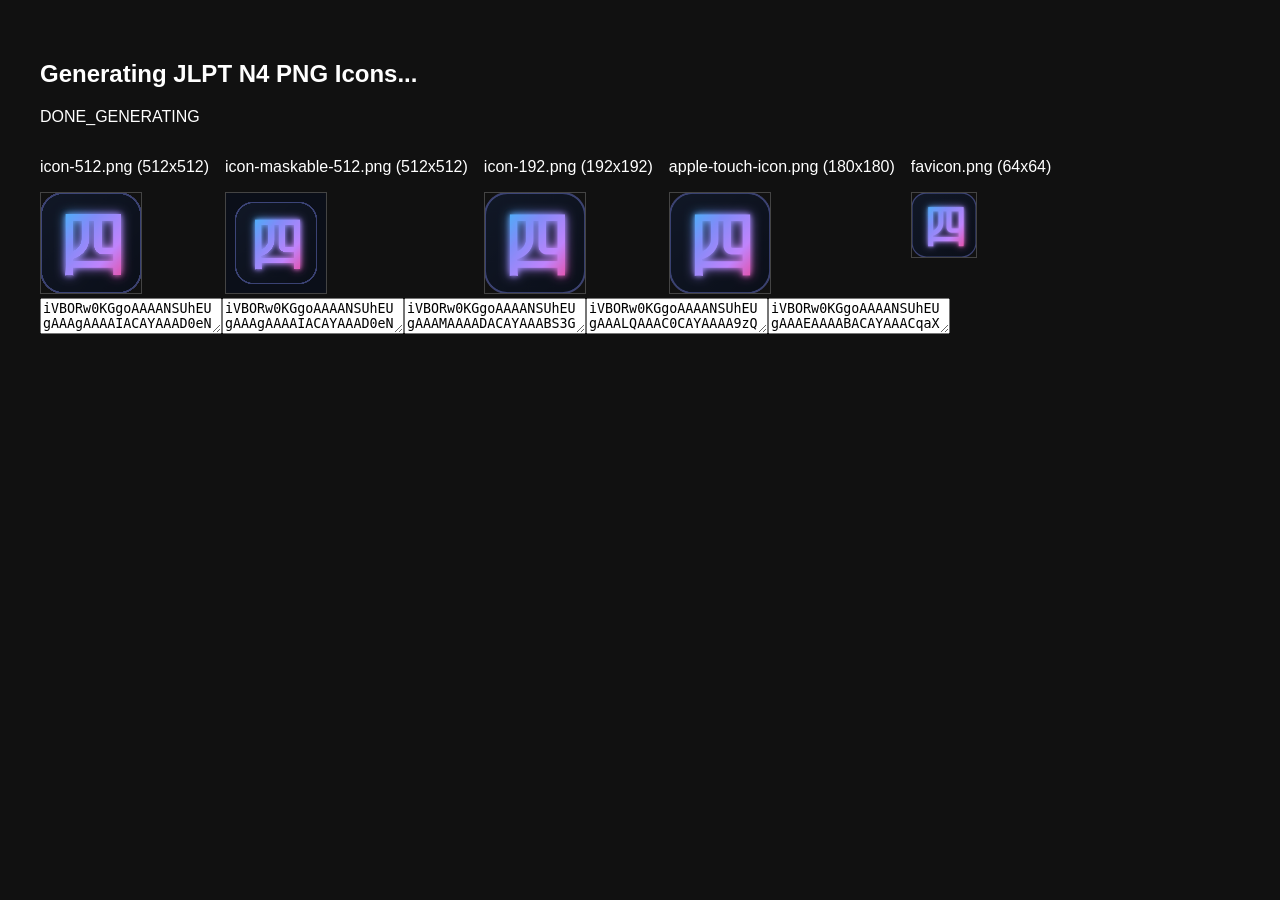
<file: generate_icons.html>
<!DOCTYPE html>
<html>
<head>
  <meta charset="utf-8">
  <title>Generate PNG Icons for JLPT N4</title>
</head>
<body style="background: #111; color: #fff; font-family: sans-serif; padding: 2rem;">
  <h2>Generating JLPT N4 PNG Icons...</h2>
  <div id="status">Loading...</div>
  <div id="previews" style="display: flex; gap: 1rem; margin-top: 1rem; flex-wrap: wrap;"></div>

  <script>
    const svgText = `<svg xmlns="http://www.w3.org/2000/svg" viewBox="0 0 512 512">
  <defs>
    <linearGradient id="n4grad" x1="0%" y1="0%" x2="100%" y2="100%">
      <stop offset="0%" stop-color="#38bdf8"/>
      <stop offset="35%" stop-color="#818cf8"/>
      <stop offset="70%" stop-color="#c084fc"/>
      <stop offset="100%" stop-color="#ec4899"/>
    </linearGradient>
    <linearGradient id="bgGrad" x1="0%" y1="0%" x2="100%" y2="100%">
      <stop offset="0%" stop-color="#111827"/>
      <stop offset="100%" stop-color="#0b0f19"/>
    </linearGradient>
    <filter id="glow" x="-20%" y="-20%" width="140%" height="140%">
      <feGaussianBlur in="SourceGraphic" stdDeviation="14" result="blur1"/>
      <feGaussianBlur in="SourceGraphic" stdDeviation="28" result="blur2"/>
      <feMerge>
        <feMergeNode in="blur2"/>
        <feMergeNode in="blur1"/>
        <feMergeNode in="SourceGraphic"/>
      </feMerge>
    </filter>
  </defs>
  <rect width="512" height="512" rx="115" fill="url(#bgGrad)" stroke="#818cf8" stroke-width="10" stroke-opacity="0.4"/>
  <text x="256" y="380" text-anchor="middle" font-family="'Noto Sans JP', 'Hiragino Sans', 'Hiragino Kaku Gothic ProN', 'Yu Gothic', 'Segoe UI', system-ui, sans-serif" font-weight="900" font-size="345" fill="url(#n4grad)" filter="url(#glow)">四</text>
</svg>`;

    async function generate() {
      const sizes = [
        { name: 'icon-512.png', size: 512, padding: 0 },
        { name: 'icon-maskable-512.png', size: 512, padding: 48 },
        { name: 'icon-192.png', size: 192, padding: 0 },
        { name: 'apple-touch-icon.png', size: 180, padding: 0 },
        { name: 'favicon.png', size: 64, padding: 0 }
      ];

      const results = {};

      for (const item of sizes) {
        const canvas = document.createElement('canvas');
        canvas.width = item.size;
        canvas.height = item.size;
        const ctx = canvas.getContext('2d');

        if (item.padding > 0) {
          ctx.fillStyle = '#0b0f19';
          ctx.fillRect(0, 0, item.size, item.size);
        }

        const img = new Image();
        const svgBase64 = btoa(unescape(encodeURIComponent(svgText)));
        const url = 'data:image/svg+xml;base64,' + svgBase64;

        await new Promise((resolve) => {
          img.onload = () => {
            const drawSize = item.size - (item.padding * 2);
            ctx.drawImage(img, item.padding, item.padding, drawSize, drawSize);
            resolve();
          };
          img.onerror = () => {
            console.error('Image load error for ' + item.name);
            resolve();
          };
          img.src = url;
        });

        const dataUrl = canvas.toDataURL('image/png');
        results[item.name] = dataUrl;

        const ta = document.createElement('textarea');
        ta.id = 'data_' + item.name.replace('.png', '').replace(/-/g, '_');
        const b64 = dataUrl.split(',')[1];
        ta.value = b64;
        ta.textContent = b64;
        document.body.appendChild(ta);

        const preview = document.createElement('div');
        preview.innerHTML = `<p>${item.name} (${item.size}x${item.size})</p>`;
        canvas.style.border = '1px solid #444';
        canvas.style.maxWidth = '100px';
        canvas.style.height = 'auto';
        preview.appendChild(canvas);
        document.getElementById('previews').appendChild(preview);
      }

      window.generatedIcons = results;
      document.getElementById('status').textContent = 'DONE_GENERATING';
    }

    window.addEventListener('DOMContentLoaded', generate);
  </script>
</body>
</html>
</file>
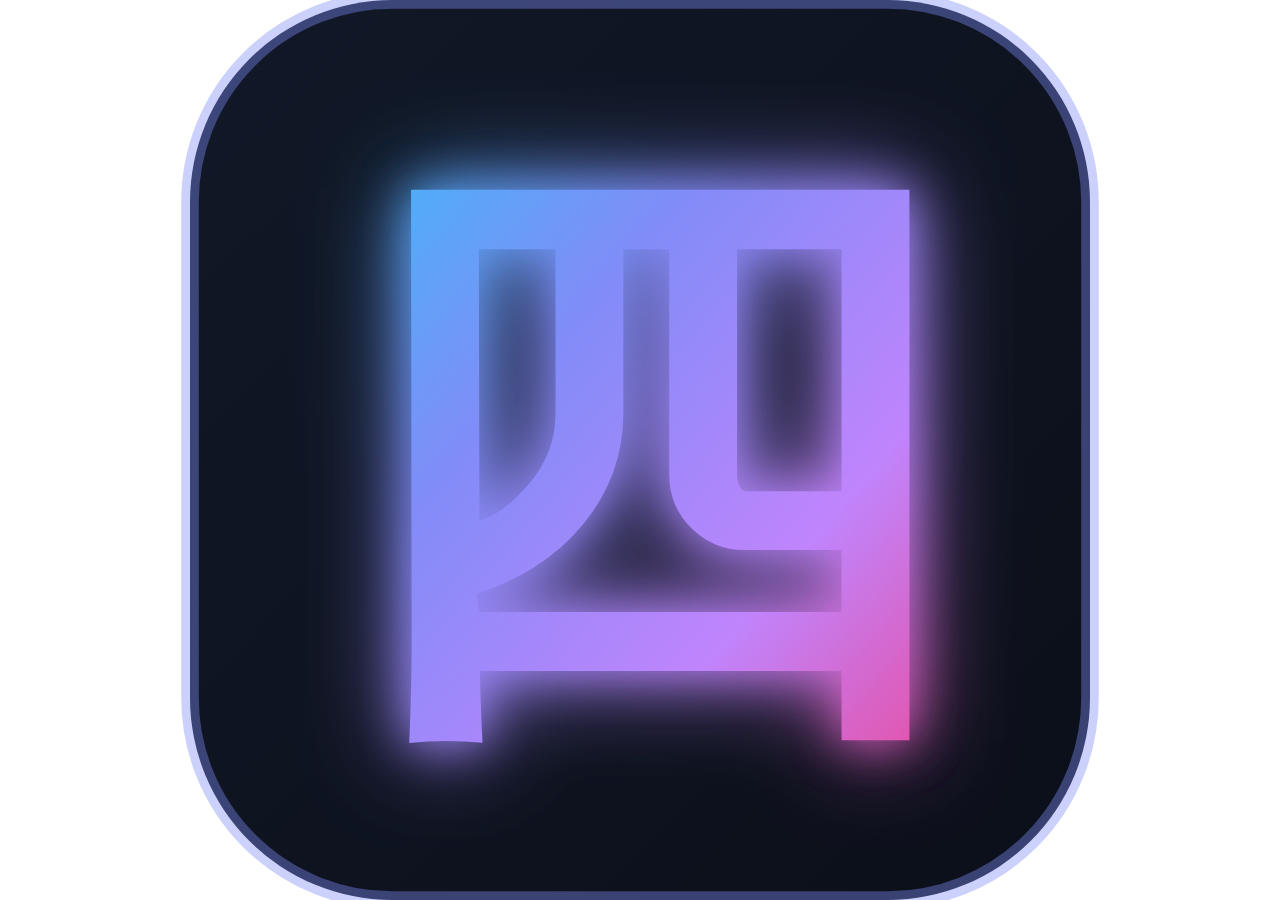
<file: render_icon.html>
<!DOCTYPE html>
<html>
<head>
  <meta charset="utf-8">
  <style>
    * { margin: 0; padding: 0; box-sizing: border-box; }
    html, body { width: 100%; height: 100%; overflow: hidden; background: transparent; }
    img, svg { width: 100vw; height: 100vh; display: block; }
  </style>
</head>
<body>
  <img src="favicon.svg" alt="icon">
</body>
</html>
</file>
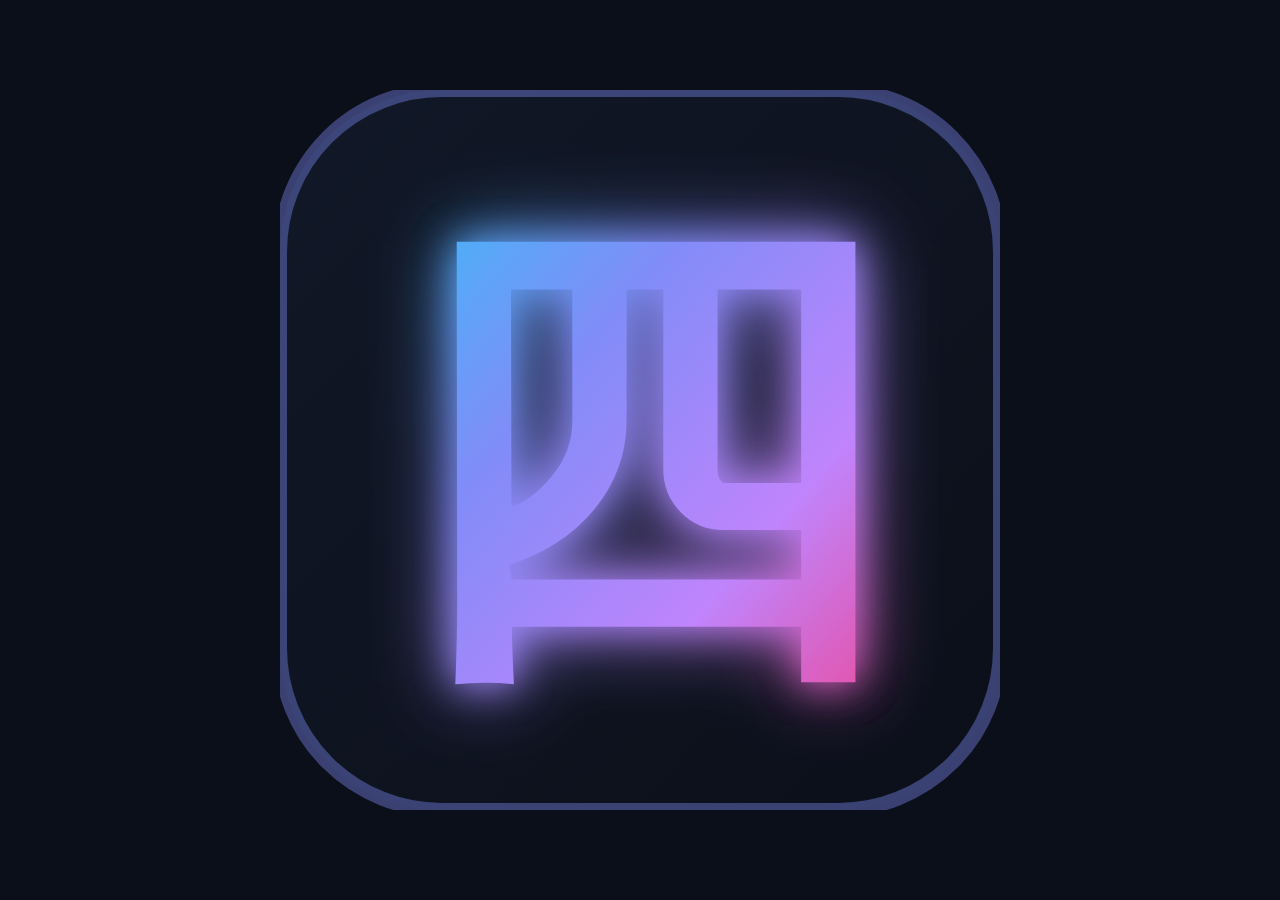
<file: render_maskable.html>
<!DOCTYPE html>
<html>
<head>
  <meta charset="utf-8">
  <style>
    * { margin: 0; padding: 0; box-sizing: border-box; }
    html, body { width: 100%; height: 100%; overflow: hidden; background: #0b0f19; display: flex; align-items: center; justify-content: center; }
    img, svg { width: 80vw; height: 80vh; display: block; object-fit: contain; }
  </style>
</head>
<body>
  <img src="favicon.svg" alt="icon">
</body>
</html>
</file>
<file: css/style.css>
﻿/* ==========================================================================
   JLPT N4 Master - Design System & Base Styling
   Themes: Neo-Tokyo Cyber Dark & Zen Sakura Light
   ========================================================================== */

@import url('https://fonts.googleapis.com/css2?family=Noto+Sans+JP:wght@400;500;700;900&family=Outfit:wght@400;500;600;700;800&display=swap');

:root {
  /* Neo-Tokyo Dark Palette (Default) */
  --bg-main: #0b0f19;
  --bg-surface: #111827;
  --bg-surface-elevated: #1e293b;
  --bg-glass: rgba(17, 24, 39, 0.85);
  --border-color: rgba(255, 255, 255, 0.1);
  --border-highlight: rgba(236, 72, 153, 0.4);

  --text-primary: #f8fafc;
  --text-secondary: #94a3b8;
  --text-muted: #64748b;

  --accent-primary: #ec4899; /* Sakura Neon Pink */
  --accent-primary-hover: #db2777;
  --accent-secondary: #8b5cf6; /* Cyber Purple */
  --accent-cyan: #06b6d4; /* Tokyo Neon Blue */
  --accent-green: #10b981;
  --accent-red: #ef4444;
  --accent-gold: #f59e0b;

  --glow-pink: 0 0 20px rgba(236, 72, 153, 0.35);
  --glow-blue: 0 0 20px rgba(6, 182, 212, 0.35);
  --shadow-card: 0 10px 30px -5px rgba(0, 0, 0, 0.5);

  --font-main: 'Outfit', sans-serif;
  --font-japanese: 'Noto Sans JP', 'Hiragino Sans', sans-serif;
  --radius-sm: 8px;
  --radius-md: 14px;
  --radius-lg: 20px;
  --radius-xl: 28px;
}

[data-theme="light"] {
  /* Zen Sakura Light Palette */
  --bg-main: #fdf2f4;
  --bg-surface: #ffffff;
  --bg-surface-elevated: #fff5f7;
  --bg-glass: rgba(255, 255, 255, 0.88);
  --border-color: rgba(244, 114, 182, 0.2);
  --border-highlight: rgba(236, 72, 153, 0.5);

  --text-primary: #1e1b2e;
  --text-secondary: #64748b;
  --text-muted: #94a3b8;

  --accent-primary: #e11d48;
  --accent-primary-hover: #be123c;
  --accent-secondary: #7c3aed;
  --accent-cyan: #0284c7;
  --accent-green: #059669;
  --accent-red: #dc2626;
  --accent-gold: #d97706;

  --glow-pink: 0 0 15px rgba(225, 29, 72, 0.2);
  --glow-blue: 0 0 15px rgba(2, 132, 199, 0.2);
  --shadow-card: 0 10px 25px -3px rgba(244, 114, 182, 0.15);
}

/* Base Resets */
*, *::before, *::after {
  box-sizing: border-box;
  margin: 0;
  padding: 0;
}

body {
  font-family: var(--font-main);
  background-color: var(--bg-main);
  color: var(--text-primary);
  line-height: 1.6;
  min-height: 100vh;
  display: flex;
  flex-direction: column;
  overflow-x: hidden;
  background-image: 
    radial-gradient(circle at 15% 15%, rgba(236, 72, 153, 0.08) 0%, transparent 40%),
    radial-gradient(circle at 85% 85%, rgba(139, 92, 246, 0.08) 0%, transparent 40%);
}

/* Header & Nav */
.app-header {
  position: sticky;
  top: 0;
  z-index: 100;
  backdrop-filter: blur(16px);
  -webkit-backdrop-filter: blur(16px);
  background: var(--bg-glass);
  border-bottom: 1px solid var(--border-color);
}

.header-container {
  max-width: 1200px;
  margin: 0 auto;
  padding: 0.85rem 1.5rem;
  display: flex;
  align-items: center;
  justify-content: space-between;
  gap: 1rem;
}

.logo-brand {
  display: flex;
  align-items: center;
  gap: 0.65rem;
  text-decoration: none;
  color: var(--text-primary);
}

.logo-symbol-img {
  width: 36px;
  height: 36px;
  border-radius: 8px;
  filter: drop-shadow(0 0 8px rgba(236, 72, 153, 0.45));
  display: inline-block;
  vertical-align: middle;
  object-fit: contain;
  transition: transform 0.25s cubic-bezier(0.34, 1.56, 0.64, 1), filter 0.25s ease;
}

.logo-brand:hover .logo-symbol-img {
  transform: scale(1.08) rotate(-4deg);
  filter: drop-shadow(0 0 12px rgba(236, 72, 153, 0.75));
}

.logo-symbol {
  font-size: 1.7rem;
  font-family: var(--font-japanese);
  background: linear-gradient(135deg, var(--accent-primary), var(--accent-secondary));
  -webkit-background-clip: text;
  -webkit-text-fill-color: transparent;
  filter: drop-shadow(0 0 8px rgba(236, 72, 153, 0.5));
}

.logo-text {
  font-size: 1.3rem;
  font-weight: 800;
  letter-spacing: -0.5px;
}

.logo-text span {
  color: var(--accent-primary);
}

.nav-links {
  display: flex;
  align-items: center;
  gap: 0.5rem;
  list-style: none;
}

.nav-link {
  display: flex;
  align-items: center;
  gap: 0.4rem;
  padding: 0.5rem 0.9rem;
  border-radius: var(--radius-sm);
  color: var(--text-secondary);
  text-decoration: none;
  font-size: 0.92rem;
  font-weight: 600;
  transition: all 0.2s ease;
  cursor: pointer;
}

.nav-link:hover {
  color: var(--text-primary);
  background: rgba(255, 255, 255, 0.05);
}

.nav-link.active {
  color: #ffffff;
  background: linear-gradient(135deg, var(--accent-primary), var(--accent-secondary));
  box-shadow: var(--glow-pink);
}

/* Nav Dropdown Submenu */
.nav-dropdown-item {
  position: relative;
  list-style: none;
}

.nav-dropdown-btn {
  background: transparent;
  border: none;
  font-family: inherit;
  font-size: 0.92rem;
  font-weight: 600;
  display: flex;
  align-items: center;
  gap: 0.4rem;
  cursor: pointer;
}

.dropdown-caret {
  font-size: 0.75rem;
  transition: transform 0.2s ease;
}

.nav-dropdown-item:hover .dropdown-caret,
.nav-dropdown-item.open .dropdown-caret {
  transform: rotate(180deg);
}

.nav-dropdown-menu {
  position: absolute;
  top: calc(100% + 8px);
  left: 50%;
  transform: translateX(-50%) translateY(8px);
  min-width: 270px;
  background: var(--bg-glass);
  backdrop-filter: blur(20px);
  -webkit-backdrop-filter: blur(20px);
  border: 1px solid var(--border-color);
  border-radius: var(--radius-lg);
  padding: 0.5rem;
  box-shadow: 0 15px 35px -5px rgba(0, 0, 0, 0.6);
  opacity: 0;
  visibility: hidden;
  transition: all 0.22s cubic-bezier(0.4, 0, 0.2, 1);
  z-index: 200;
  display: flex;
  flex-direction: column;
  gap: 0.35rem;
}

.nav-dropdown-item:hover .nav-dropdown-menu,
.nav-dropdown-item.open .nav-dropdown-menu {
  opacity: 1;
  visibility: visible;
  transform: translateX(-50%) translateY(0);
}

.dropdown-link {
  display: flex;
  align-items: center;
  gap: 0.75rem;
  padding: 0.65rem 0.85rem;
  border-radius: var(--radius-md);
  color: var(--text-primary);
  text-decoration: none;
  transition: all 0.2s ease;
  background: transparent;
}

.dropdown-link:hover {
  background: rgba(236, 72, 153, 0.12);
  border-color: var(--border-highlight);
}

.dropdown-link.active {
  background: linear-gradient(135deg, rgba(236, 72, 153, 0.25), rgba(139, 92, 246, 0.25));
  border: 1px solid var(--border-highlight);
  color: #ffffff;
  box-shadow: none;
}

.dropdown-link-icon {
  font-size: 1.35rem;
  width: 32px;
  height: 32px;
  border-radius: 8px;
  display: flex;
  align-items: center;
  justify-content: center;
  background: var(--bg-surface-elevated);
}

.dropdown-link-info {
  display: flex;
  flex-direction: column;
  text-align: left;
}

.dropdown-link-title {
  font-weight: 700;
  font-size: 0.9rem;
}

.dropdown-link-sub {
  font-size: 0.75rem;
  color: var(--text-muted);
}


.header-actions {
  display: flex;
  align-items: center;
  gap: 0.6rem;
}

.icon-btn {
  background: var(--bg-surface);
  border: 1px solid var(--border-color);
  color: var(--text-primary);
  padding: 0.5rem 0.8rem;
  border-radius: var(--radius-sm);
  font-weight: 600;
  font-size: 0.85rem;
  cursor: pointer;
  display: flex;
  align-items: center;
  gap: 0.35rem;
  transition: all 0.2s ease;
}

.icon-btn:hover {
  border-color: var(--accent-primary);
  box-shadow: var(--glow-pink);
}

/* Main Layout */
.app-main {
  flex: 1;
  max-width: 1200px;
  width: 100%;
  margin: 0 auto;
  padding: 2rem 1.5rem;
}

.app-view.hidden {
  display: none !important;
}

/* Footer */
.app-footer {
  border-top: 1px solid var(--border-color);
  background: var(--bg-surface);
  padding: 1.5rem;
  text-align: center;
  color: var(--text-muted);
  font-size: 0.88rem;
  margin-top: auto;
}

/* Utilities */
.hidden {
  display: none !important;
}

.text-gradient {
  background: linear-gradient(135deg, var(--accent-primary), var(--accent-cyan));
  -webkit-background-clip: text;
  -webkit-text-fill-color: transparent;
}

/* PWA Install Banner & Floating Prompt */
.pwa-install-banner {
  position: fixed;
  bottom: 24px;
  right: 24px;
  max-width: 390px;
  width: calc(100% - 48px);
  background: var(--bg-surface-elevated);
  border: 1px solid var(--border-highlight);
  border-radius: var(--radius-lg);
  padding: 1.15rem 1.25rem;
  box-shadow: 0 16px 36px -4px rgba(0, 0, 0, 0.6), var(--glow-pink);
  backdrop-filter: blur(20px);
  -webkit-backdrop-filter: blur(20px);
  z-index: 1000;
  display: flex;
  flex-direction: column;
  gap: 0.9rem;
  animation: pwaSlideIn 0.4s cubic-bezier(0.16, 1, 0.3, 1) forwards;
  transition: opacity 0.3s ease, transform 0.3s ease;
}

@keyframes pwaSlideIn {
  from {
    opacity: 0;
    transform: translateY(30px) scale(0.95);
  }
  to {
    opacity: 1;
    transform: translateY(0) scale(1);
  }
}

.pwa-banner-header {
  display: flex;
  align-items: center;
  gap: 0.9rem;
}

.pwa-banner-icon {
  width: 46px;
  height: 46px;
  border-radius: 12px;
  box-shadow: 0 0 14px rgba(236, 72, 153, 0.45);
  flex-shrink: 0;
  object-fit: contain;
}

.pwa-banner-info {
  flex: 1;
  min-width: 0;
}

.pwa-banner-title {
  font-weight: 800;
  font-size: 1rem;
  color: var(--text-primary);
  line-height: 1.2;
}

.pwa-banner-subtitle {
  font-size: 0.8rem;
  color: var(--text-secondary);
  margin-top: 3px;
  line-height: 1.35;
}

.pwa-banner-actions {
  display: flex;
  align-items: center;
  justify-content: flex-end;
  gap: 0.65rem;
}

.pwa-banner-btn-install {
  background: linear-gradient(135deg, var(--accent-primary), var(--accent-secondary));
  color: #ffffff;
  border: none;
  font-weight: 700;
  font-size: 0.85rem;
  padding: 0.55rem 1.15rem;
  border-radius: var(--radius-sm);
  cursor: pointer;
  box-shadow: 0 4px 14px rgba(236, 72, 153, 0.35);
  transition: all 0.2s ease;
  display: inline-flex;
  align-items: center;
  gap: 0.4rem;
}

.pwa-banner-btn-install:hover {
  transform: translateY(-2px);
  box-shadow: var(--glow-pink);
}

.pwa-banner-btn-dismiss {
  background: transparent;
  border: 1px solid var(--border-color);
  color: var(--text-muted);
  font-weight: 600;
  font-size: 0.85rem;
  padding: 0.55rem 0.9rem;
  border-radius: var(--radius-sm);
  cursor: pointer;
  transition: all 0.2s ease;
}

.pwa-banner-btn-dismiss:hover {
  color: var(--text-primary);
  border-color: var(--text-secondary);
  background: rgba(255, 255, 255, 0.05);
}
</file>
<file: css/components.css>
﻿/* ==========================================================================
   JLPT N4 Master - Components & Interactive UI Elements
   ========================================================================== */

/* --- Dashboard Elements --- */
.hero-section {
  display: flex;
  align-items: center;
  justify-content: space-between;
  gap: 2rem;
  background: linear-gradient(135deg, var(--bg-surface), var(--bg-surface-elevated));
  border: 1px solid var(--border-color);
  border-radius: var(--radius-xl);
  padding: 2.5rem;
  box-shadow: var(--shadow-card);
  margin-bottom: 2.5rem;
  position: relative;
  overflow: hidden;
}

.hero-section::after {
  content: "譌･譛ｬ隱・;
  position: absolute;
  right: -20px;
  bottom: -40px;
  font-size: 10rem;
  font-weight: 900;
  font-family: var(--font-japanese);
  color: var(--text-primary);
  opacity: 0.03;
  pointer-events: none;
}

.hero-badge {
  display: inline-block;
  background: rgba(236, 72, 153, 0.15);
  color: var(--accent-primary);
  border: 1px solid var(--border-highlight);
  padding: 0.35rem 0.85rem;
  border-radius: 999px;
  font-size: 0.82rem;
  font-weight: 700;
  margin-bottom: 0.85rem;
  text-transform: uppercase;
  letter-spacing: 1px;
}

.hero-title {
  font-size: 2.3rem;
  font-weight: 800;
  line-height: 1.2;
  margin-bottom: 0.85rem;
}

.hero-subtitle {
  color: var(--text-secondary);
  font-size: 1.05rem;
  max-width: 600px;
  margin-bottom: 1.75rem;
}

.hero-cta-group {
  display: flex;
  gap: 1rem;
  flex-wrap: wrap;
}

.btn-primary {
  background: linear-gradient(135deg, var(--accent-primary), var(--accent-secondary));
  color: #ffffff;
  border: none;
  padding: 0.75rem 1.6rem;
  border-radius: var(--radius-md);
  font-weight: 700;
  font-size: 0.95rem;
  cursor: pointer;
  display: inline-flex;
  align-items: center;
  gap: 0.5rem;
  box-shadow: var(--glow-pink);
  transition: all 0.2s ease;
}

.btn-primary:hover {
  transform: translateY(-2px);
  box-shadow: 0 0 25px rgba(236, 72, 153, 0.5);
}

.btn-secondary {
  background: var(--bg-surface);
  color: var(--text-primary);
  border: 1px solid var(--border-color);
  padding: 0.75rem 1.6rem;
  border-radius: var(--radius-md);
  font-weight: 700;
  font-size: 0.95rem;
  cursor: pointer;
  display: inline-flex;
  align-items: center;
  gap: 0.5rem;
  transition: all 0.2s ease;
}

.btn-secondary:hover {
  border-color: var(--accent-cyan);
  box-shadow: var(--glow-blue);
  transform: translateY(-2px);
}

/* Stats Overview Grid */
.stats-grid {
  display: grid;
  grid-template-columns: repeat(auto-fit, minmax(240px, 1fr));
  gap: 1.25rem;
  margin-bottom: 2.5rem;
}

.stat-card {
  background: var(--bg-surface);
  border: 1px solid var(--border-color);
  border-radius: var(--radius-lg);
  padding: 1.5rem;
  display: flex;
  align-items: center;
  gap: 1.25rem;
  transition: all 0.2s ease;
}

.stat-card:hover {
  border-color: var(--border-highlight);
  transform: translateY(-2px);
}

.stat-icon-wrapper {
  width: 52px;
  height: 52px;
  border-radius: var(--radius-md);
  display: flex;
  align-items: center;
  justify-content: center;
  font-size: 1.6rem;
  background: rgba(236, 72, 153, 0.1);
  color: var(--accent-primary);
}

.stat-icon-wrapper.blue {
  background: rgba(6, 182, 212, 0.1);
  color: var(--accent-cyan);
}

.stat-icon-wrapper.purple {
  background: rgba(139, 92, 246, 0.1);
  color: var(--accent-secondary);
}

.stat-icon-wrapper.gold {
  background: rgba(245, 158, 11, 0.1);
  color: var(--accent-gold);
}

.stat-content {
  flex: 1;
}

.stat-label {
  font-size: 0.85rem;
  color: var(--text-secondary);
  font-weight: 600;
  text-transform: uppercase;
  letter-spacing: 0.5px;
}

.stat-value {
  font-size: 1.45rem;
  font-weight: 800;
  color: var(--text-primary);
  margin-top: 0.2rem;
}

.stat-progress-bg {
  width: 100%;
  height: 6px;
  background: rgba(255, 255, 255, 0.1);
  border-radius: 999px;
  margin-top: 0.6rem;
  overflow: hidden;
}

.stat-progress-fill {
  height: 100%;
  border-radius: 999px;
  background: linear-gradient(90deg, var(--accent-primary), var(--accent-secondary));
  transition: width 0.5s cubic-bezier(0.4, 0, 0.2, 1);
}

.stat-progress-fill.blue {
  background: linear-gradient(90deg, var(--accent-cyan), var(--accent-secondary));
}

/* Quick Hub Cards */
.quick-hub-grid {
  display: grid;
  grid-template-columns: repeat(auto-fit, minmax(280px, 1fr));
  gap: 1.5rem;
  margin-bottom: 2.5rem;
}

.dashboard-quick-card {
  background: var(--bg-surface);
  border: 1px solid var(--border-color);
  border-radius: var(--radius-lg);
  padding: 1.75rem;
  cursor: pointer;
  transition: all 0.25s ease;
  position: relative;
  overflow: hidden;
}

.dashboard-quick-card:hover {
  transform: translateY(-4px);
  border-color: var(--accent-primary);
  box-shadow: var(--shadow-card);
}

.quick-card-header {
  display: flex;
  align-items: center;
  gap: 0.85rem;
  margin-bottom: 0.75rem;
}

.quick-card-icon {
  font-size: 2rem;
}

.quick-card-title {
  font-size: 1.25rem;
  font-weight: 700;
}

.quick-card-desc {
  font-size: 0.92rem;
  color: var(--text-secondary);
  line-height: 1.5;
}

/* Recent Activity Section */
.section-title {
  font-size: 1.35rem;
  font-weight: 800;
  margin-bottom: 1.25rem;
  display: flex;
  align-items: center;
  gap: 0.65rem;
}

.history-card {
  background: var(--bg-surface);
  border: 1px solid var(--border-color);
  border-radius: var(--radius-lg);
  padding: 1.5rem;
}

.history-item {
  display: flex;
  align-items: center;
  justify-content: space-between;
  padding: 0.85rem 0;
  border-bottom: 1px solid var(--border-color);
}

.history-item:last-child {
  border-bottom: none;
}

.hist-left {
  display: flex;
  align-items: center;
  gap: 0.85rem;
}

.hist-type-badge {
  font-size: 0.75rem;
  font-weight: 700;
  padding: 0.25rem 0.6rem;
  border-radius: var(--radius-sm);
  background: rgba(236, 72, 153, 0.15);
  color: var(--accent-primary);
}

.hist-type-badge.vocab {
  background: rgba(6, 182, 212, 0.15);
  color: var(--accent-cyan);
}

.hist-type-badge.grammar {
  background: rgba(139, 92, 246, 0.15);
  color: var(--accent-secondary);
}

.hist-date {
  font-size: 0.88rem;
  color: var(--text-secondary);
}

.hist-right {
  display: flex;
  align-items: center;
  gap: 1rem;
}

.hist-score {
  font-weight: 700;
}

.hist-pct {
  font-weight: 800;
  padding: 0.2rem 0.5rem;
  border-radius: var(--radius-sm);
  font-size: 0.85rem;
}

.hist-pct.high {
  background: rgba(16, 185, 129, 0.2);
  color: var(--accent-green);
}

.hist-pct.mid {
  background: rgba(245, 158, 11, 0.2);
  color: var(--accent-gold);
}

.hist-pct.low {
  background: rgba(239, 68, 68, 0.2);
  color: var(--accent-red);
}

.history-empty {
  color: var(--text-muted);
  text-align: center;
  padding: 1.5rem;
  font-size: 0.95rem;
}

/* ==========================================================================
   --- FLASHCARD VIEW (3D FLIP CONTAINER) ---
   ========================================================================== */
.fc-controls-bar {
  display: flex;
  flex-wrap: wrap;
  align-items: center;
  justify-content: space-between;
  gap: 1rem;
  margin-bottom: 1.75rem;
  background: var(--bg-surface);
  border: 1px solid var(--border-color);
  padding: 1rem 1.5rem;
  border-radius: var(--radius-lg);
}

.filter-group {
  display: flex;
  align-items: center;
  gap: 0.75rem;
  flex-wrap: wrap;
}

.styled-select {
  background: var(--bg-surface-elevated);
  border: 1px solid var(--border-color);
  color: var(--text-primary);
  padding: 0.55rem 1rem;
  border-radius: var(--radius-sm);
  font-size: 0.9rem;
  font-weight: 600;
  outline: none;
  cursor: pointer;
}

.styled-select:focus {
  border-color: var(--accent-primary);
}

.fc-progress-wrapper {
  display: flex;
  align-items: center;
  gap: 0.85rem;
  font-weight: 700;
  font-size: 0.95rem;
}

.fc-track-bg {
  width: 140px;
  height: 8px;
  background: rgba(255, 255, 255, 0.1);
  border-radius: 999px;
  overflow: hidden;
}

.fc-track-fill {
  height: 100%;
  background: linear-gradient(90deg, var(--accent-primary), var(--accent-cyan));
  transition: width 0.3s ease;
}

/* 3D Flashcard Stage */
.flashcard-stage {
  perspective: 1200px;
  max-width: 680px;
  height: 380px;
  margin: 0 auto 1.75rem auto;
}

.flashcard-inner {
  position: relative;
  width: 100%;
  height: 100%;
  text-align: center;
  transition: transform 0.6s cubic-bezier(0.4, 0, 0.2, 1);
  transform-style: preserve-3d;
  cursor: pointer;
}

.flashcard-inner.is-flipped {
  transform: rotateY(180deg);
}

.flashcard-face {
  position: absolute;
  width: 100%;
  height: 100%;
  -webkit-backface-visibility: hidden;
  backface-visibility: hidden;
  background: var(--bg-surface);
  border: 1.5px solid var(--border-color);
  border-radius: var(--radius-xl);
  padding: 2rem;
  display: flex;
  flex-direction: column;
  align-items: center;
  justify-content: center;
  box-shadow: var(--shadow-card);
  overflow-y: auto;
}

.flashcard-face:hover {
  border-color: var(--border-highlight);
}

.card-back-face {
  transform: rotateY(180deg);
  background: linear-gradient(145deg, var(--bg-surface), var(--bg-surface-elevated));
}

/* Card Contents */
.card-badge-top {
  position: absolute;
  top: 1.25rem;
  left: 1.5rem;
  display: flex;
  gap: 0.5rem;
}

.badge-tag,
.badge-strokes,
.badge-pos {
  background: rgba(255, 255, 255, 0.08);
  border: 1px solid var(--border-color);
  padding: 0.2rem 0.6rem;
  border-radius: var(--radius-sm);
  font-size: 0.78rem;
  font-weight: 600;
  color: var(--text-secondary);
}

.fc-japanese-hero {
  font-family: var(--font-japanese);
  font-size: 5.5rem;
  font-weight: 900;
  color: var(--text-primary);
  margin: 0.5rem 0;
  line-height: 1.1;
  text-shadow: 0 4px 20px rgba(0, 0, 0, 0.4);
}

.fc-japanese-hero.vocab-hero {
  font-size: 3.5rem;
}

.fc-reading-sub {
  font-family: var(--font-japanese);
  font-size: 1.4rem;
  color: var(--accent-cyan);
  font-weight: 600;
}

.fc-sub-hint {
  position: absolute;
  bottom: 1.25rem;
  font-size: 0.85rem;
  color: var(--text-muted);
}

.fc-grammar-hero {
  font-family: var(--font-japanese);
  font-size: 2.2rem;
  font-weight: 800;
  margin-bottom: 0.75rem;
  color: var(--accent-primary);
}

.fc-structure-pill {
  background: var(--bg-surface-elevated);
  padding: 0.4rem 1rem;
  border-radius: var(--radius-md);
  border: 1px solid var(--border-color);
  font-family: monospace;
  font-size: 1rem;
}

/* Card Back Contents */
.fc-back-header {
  margin-bottom: 1rem;
}

.fc-back-kanji {
  font-family: var(--font-japanese);
  font-size: 2.2rem;
  font-weight: 800;
  margin-right: 0.75rem;
}

.fc-back-meaning,
.fc-main-meaning {
  font-size: 1.45rem;
  font-weight: 800;
  color: var(--accent-primary);
}

.fc-back-kana {
  font-family: var(--font-japanese);
  font-size: 1.2rem;
  color: var(--accent-cyan);
  margin-right: 0.5rem;
}

.fc-back-romaji {
  font-size: 0.95rem;
  color: var(--text-muted);
}

.fc-readings-grid {
  display: flex;
  gap: 1rem;
  margin-bottom: 0.85rem;
  width: 100%;
  justify-content: center;
}

.reading-pill {
  background: var(--bg-surface-elevated);
  padding: 0.4rem 0.85rem;
  border-radius: var(--radius-sm);
  font-size: 0.9rem;
  border: 1px solid var(--border-color);
}

.reading-label {
  color: var(--text-muted);
  font-size: 0.8rem;
  margin-right: 0.35rem;
}

.reading-val {
  font-weight: 700;
  font-family: var(--font-japanese);
}

.fc-radical-info {
  font-size: 0.85rem;
  color: var(--text-secondary);
  margin-bottom: 0.85rem;
  display: flex;
  gap: 1.5rem;
}

.fc-examples-box,
.fc-sentence-box {
  width: 100%;
  background: var(--bg-surface-elevated);
  border-radius: var(--radius-md);
  padding: 0.85rem 1rem;
  text-align: left;
  font-size: 0.88rem;
  border: 1px solid var(--border-color);
}

.fc-examples-title {
  font-weight: 700;
  color: var(--text-secondary);
  margin-bottom: 0.4rem;
  font-size: 0.8rem;
  text-transform: uppercase;
}

.fc-ex-item {
  display: flex;
  gap: 0.5rem;
  margin-bottom: 0.3rem;
  font-family: var(--font-japanese);
}

.ex-word {
  font-weight: 700;
}

.ex-reading {
  color: var(--accent-cyan);
}

.ex-meaning {
  color: var(--text-secondary);
}

.fc-sent-jp {
  font-family: var(--font-japanese);
  font-size: 1.05rem;
  font-weight: 600;
  margin-bottom: 0.25rem;
}

.fc-sent-en {
  color: var(--text-secondary);
  font-size: 0.88rem;
}

/* Flashcard Action Toolbar */
.fc-toolbar {
  display: flex;
  align-items: center;
  justify-content: center;
  gap: 1rem;
  margin-bottom: 1.5rem;
}

.fc-action-btn {
  background: var(--bg-surface);
  border: 1px solid var(--border-color);
  color: var(--text-primary);
  width: 48px;
  height: 48px;
  border-radius: 50%;
  font-size: 1.25rem;
  display: flex;
  align-items: center;
  justify-content: center;
  cursor: pointer;
  transition: all 0.2s ease;
}

.fc-action-btn:hover {
  border-color: var(--accent-primary);
  box-shadow: var(--glow-pink);
  transform: scale(1.08);
}

.fc-action-btn.active {
  color: #fbbf24;
  border-color: #fbbf24;
}

.fc-action-btn.wide {
  width: auto;
  border-radius: var(--radius-md);
  padding: 0 1.5rem;
  font-weight: 700;
  font-size: 0.95rem;
}

/* SRS Grading Bar */
.srs-grade-bar {
  display: flex;
  align-items: center;
  justify-content: center;
  gap: 0.75rem;
  max-width: 600px;
  margin: 0 auto;
}

.srs-grade-btn {
  flex: 1;
  padding: 0.75rem 0.5rem;
  border-radius: var(--radius-md);
  font-weight: 700;
  font-size: 0.88rem;
  border: none;
  cursor: pointer;
  display: flex;
  flex-direction: column;
  align-items: center;
  gap: 0.2rem;
  transition: all 0.2s ease;
}

.srs-key {
  font-size: 0.72rem;
  opacity: 0.8;
}

.srs-grade-btn.again {
  background: #ef4444;
  color: #fff;
}

.srs-grade-btn.hard {
  background: #f97316;
  color: #fff;
}

.srs-grade-btn.good {
  background: #3b82f6;
  color: #fff;
}

.srs-grade-btn.easy {
  background: #10b981;
  color: #fff;
}

.srs-grade-btn:hover {
  transform: translateY(-2px);
  filter: brightness(1.15);
}

/* ==========================================================================
   --- QUIZ & GRAMMAR TEST VIEW ---
   ========================================================================== */
.quiz-card-wrapper {
  max-width: 760px;
  margin: 0 auto;
  background: var(--bg-surface);
  border: 1px solid var(--border-color);
  border-radius: var(--radius-xl);
  padding: 2.25rem;
  box-shadow: var(--shadow-card);
}

.quiz-setup-grid {
  display: grid;
  grid-template-columns: repeat(auto-fit, minmax(220px, 1fr));
  gap: 1.5rem;
  margin: 1.75rem 0 2rem 0;
}

.setup-field label {
  display: block;
  font-weight: 700;
  font-size: 0.9rem;
  margin-bottom: 0.5rem;
  color: var(--text-secondary);
}

.quiz-header-bar {
  display: flex;
  align-items: center;
  justify-content: space-between;
  margin-bottom: 1.5rem;
  border-bottom: 1px solid var(--border-color);
  padding-bottom: 1rem;
}

.quiz-timer-box {
  display: flex;
  align-items: center;
  gap: 0.75rem;
  min-width: 140px;
}

.quiz-timer-track {
  flex: 1;
  height: 8px;
  background: rgba(255, 255, 255, 0.1);
  border-radius: 999px;
  overflow: hidden;
}

.quiz-timer-fill {
  height: 100%;
  background: var(--accent-primary);
  transition: width 1s linear, background-color 0.3s;
}

.quiz-question-box {
  text-align: center;
  margin-bottom: 2rem;
}

.quiz-q-title {
  font-family: var(--font-japanese);
  font-size: 3.5rem;
  font-weight: 900;
  margin-bottom: 0.5rem;
  color: var(--text-primary);
}

.quiz-q-sub {
  color: var(--text-secondary);
  font-size: 1.1rem;
}

/* Options Grid */
.quiz-options-grid {
  display: grid;
  grid-template-columns: 1fr 1fr;
  gap: 1rem;
  margin-bottom: 1.75rem;
}

.quiz-option-btn {
  background: var(--bg-surface-elevated);
  border: 1.5px solid var(--border-color);
  color: var(--text-primary);
  padding: 1.15rem 1.25rem;
  border-radius: var(--radius-lg);
  font-size: 1.05rem;
  font-weight: 700;
  text-align: left;
  cursor: pointer;
  display: flex;
  align-items: center;
  gap: 0.85rem;
  transition: all 0.2s ease;
}

.quiz-option-btn:hover:not(:disabled) {
  border-color: var(--accent-cyan);
  background: rgba(6, 182, 212, 0.08);
  transform: translateY(-2px);
}

.option-key {
  background: rgba(255, 255, 255, 0.1);
  width: 28px;
  height: 28px;
  border-radius: 50%;
  display: flex;
  align-items: center;
  justify-content: center;
  font-size: 0.82rem;
}

.quiz-option-btn.is-correct {
  background: rgba(16, 185, 129, 0.15) !important;
  border-color: var(--accent-green) !important;
  color: var(--accent-green) !important;
}

.quiz-option-btn.is-wrong {
  background: rgba(239, 68, 68, 0.15) !important;
  border-color: var(--accent-red) !important;
  color: var(--accent-red) !important;
}

/* Explanation Box */
.quiz-explanation-box {
  background: var(--bg-surface-elevated);
  border: 1px solid var(--border-color);
  border-radius: var(--radius-md);
  padding: 1.25rem;
  margin-bottom: 1.5rem;
  animation: fadeIn 0.3s ease;
}

.expl-status {
  font-weight: 800;
  font-size: 1.1rem;
  margin-bottom: 0.4rem;
}

.expl-status.correct {
  color: var(--accent-green);
}

.expl-status.wrong {
  color: var(--accent-red);
}

.expl-detail {
  color: var(--text-secondary);
  font-size: 0.95rem;
}

/* Quiz Results Screen */
.quiz-results-card {
  text-align: center;
  padding: 2.5rem 1rem;
}

.results-hero-badge {
  font-size: 1.4rem;
  font-weight: 800;
  margin-bottom: 1.25rem;
}

.results-score-big {
  font-size: 4rem;
  font-weight: 900;
  line-height: 1;
  background: linear-gradient(135deg, var(--accent-primary), var(--accent-cyan));
  -webkit-background-clip: text;
  -webkit-text-fill-color: transparent;
  margin-bottom: 0.5rem;
}

.results-accuracy {
  font-size: 1.2rem;
  font-weight: 700;
  color: var(--text-secondary);
  margin-bottom: 2rem;
}

.results-actions {
  display: flex;
  justify-content: center;
  gap: 1rem;
  flex-wrap: wrap;
}

/* Grammar Lessons Cards */
.grammar-lessons-grid {
  display: grid;
  grid-template-columns: repeat(auto-fit, minmax(320px, 1fr));
  gap: 1.25rem;
  margin-top: 1.75rem;
}

.grammar-lesson-card {
  background: var(--bg-surface);
  border: 1px solid var(--border-color);
  border-radius: var(--radius-lg);
  padding: 1.5rem;
  transition: all 0.2s ease;
}

.grammar-lesson-card:hover {
  border-color: var(--accent-secondary);
  transform: translateY(-2px);
}

.gl-header {
  display: flex;
  align-items: center;
  justify-content: space-between;
  margin-bottom: 0.6rem;
}

.gl-title {
  font-weight: 800;
  font-size: 1.15rem;
  color: var(--accent-primary);
  font-family: var(--font-japanese);
}

.speak-sm-btn {
  background: var(--bg-surface-elevated);
  border: 1px solid var(--border-color);
  color: var(--text-primary);
  border-radius: 50%;
  width: 32px;
  height: 32px;
  cursor: pointer;
  display: flex;
  align-items: center;
  justify-content: center;
}

.gl-structure {
  background: var(--bg-surface-elevated);
  padding: 0.35rem 0.65rem;
  border-radius: var(--radius-sm);
  font-size: 0.85rem;
  margin-bottom: 0.6rem;
  border: 1px solid var(--border-color);
}

.gl-meaning {
  font-size: 0.92rem;
  margin-bottom: 0.5rem;
}

.gl-explanation {
  font-size: 0.88rem;
  color: var(--text-secondary);
  margin-bottom: 0.85rem;
  line-height: 1.5;
}

.gl-examples {
  background: var(--bg-surface-elevated);
  border-radius: var(--radius-sm);
  padding: 0.65rem 0.85rem;
  font-size: 0.85rem;
}

.gl-ex-item {
  margin-bottom: 0.4rem;
}

.gl-ex-item:last-child {
  margin-bottom: 0;
}

.ex-jp {
  display: block;
  font-weight: 700;
  font-family: var(--font-japanese);
}

.ex-en {
  color: var(--text-muted);
}

/* ==========================================================================
   --- EXPLORE & SEARCHABLE LIBRARY ---
   ========================================================================== */
.explore-top-bar {
  display: flex;
  flex-direction: column;
  gap: 1rem;
  margin-bottom: 2rem;
}

.explore-tabs {
  display: flex;
  gap: 0.5rem;
  background: var(--bg-surface);
  padding: 0.4rem;
  border-radius: var(--radius-md);
  border: 1px solid var(--border-color);
  width: fit-content;
}

.explore-tab-btn {
  background: transparent;
  border: none;
  color: var(--text-secondary);
  padding: 0.5rem 1.25rem;
  border-radius: var(--radius-sm);
  font-weight: 700;
  font-size: 0.92rem;
  cursor: pointer;
  transition: all 0.2s ease;
}

.explore-tab-btn.active {
  background: linear-gradient(135deg, var(--accent-primary), var(--accent-secondary));
  color: #ffffff;
}

.explore-filter-row {
  display: flex;
  gap: 1rem;
  align-items: center;
  flex-wrap: wrap;
}

.search-input-wrapper {
  flex: 1;
  min-width: 260px;
  position: relative;
}

.search-input {
  width: 100%;
  background: var(--bg-surface);
  border: 1.5px solid var(--border-color);
  color: var(--text-primary);
  padding: 0.75rem 1.25rem 0.75rem 2.8rem;
  border-radius: var(--radius-md);
  font-size: 0.95rem;
  outline: none;
}

.search-input:focus {
  border-color: var(--accent-primary);
  box-shadow: var(--glow-pink);
}

.search-icon {
  position: absolute;
  left: 1rem;
  top: 50%;
  transform: translateY(-50%);
  color: var(--text-muted);
}

.explore-results-count {
  font-size: 0.9rem;
  color: var(--text-muted);
  font-weight: 600;
}

/* Explore Grid Cards */
.explore-grid {
  display: grid;
  grid-template-columns: repeat(auto-fill, minmax(250px, 1fr));
  gap: 1rem;
}

.explore-item-card {
  background: var(--bg-surface);
  border: 1px solid var(--border-color);
  border-radius: var(--radius-lg);
  padding: 1.25rem 1rem;
  text-align: center;
  position: relative;
  cursor: pointer;
  transition: all 0.2s ease;
  display: flex;
  flex-direction: column;
  justify-content: space-between;
  min-height: 160px;
}

.explore-item-card:hover {
  border-color: var(--accent-primary);
  transform: translateY(-3px);
  box-shadow: var(--shadow-card);
}

.card-corner-actions {
  position: absolute;
  top: 0.6rem;
  right: 0.6rem;
  display: flex;
  gap: 0.35rem;
}

.star-btn,
.audio-btn {
  background: rgba(255, 255, 255, 0.08);
  border: none;
  border-radius: 50%;
  width: 26px;
  height: 26px;
  display: flex;
  align-items: center;
  justify-content: center;
  font-size: 0.85rem;
  color: var(--text-secondary);
  cursor: pointer;
}

.star-btn.active {
  color: #fbbf24;
}

.star-btn:hover,
.audio-btn:hover {
  background: var(--accent-primary);
  color: #ffffff;
}

.kanji-char {
  font-family: var(--font-japanese);
  font-size: 3rem;
  font-weight: 900;
  color: var(--text-primary);
  margin-top: 0.5rem;
}

.kanji-meaning,
.vocab-meaning {
  font-weight: 700;
  font-size: 0.92rem;
  color: var(--accent-primary);
  margin: 0.25rem 0;
  overflow: hidden;
  text-overflow: ellipsis;
  white-space: nowrap;
}

.kanji-reading-preview {
  font-family: var(--font-japanese);
  font-size: 0.8rem;
  color: var(--text-muted);
}

.vocab-word {
  font-family: var(--font-japanese);
  font-size: 1.5rem;
  font-weight: 800;
  margin-top: 0.5rem;
}

.vocab-kana {
  font-family: var(--font-japanese);
  font-size: 0.85rem;
  color: var(--accent-cyan);
}

.grammar-title {
  font-family: var(--font-japanese);
  font-size: 1.15rem;
  font-weight: 800;
  color: var(--accent-primary);
}

.grammar-meaning {
  font-size: 0.88rem;
  color: var(--text-secondary);
  margin: 0.35rem 0;
}

.grammar-structure {
  font-size: 0.78rem;
}

.card-footer-tags {
  display: flex;
  justify-content: center;
  gap: 0.4rem;
  margin-top: 0.6rem;
  font-size: 0.72rem;
  color: var(--text-muted);
}

.empty-results-notice {
  grid-column: 1 / -1;
  text-align: center;
  padding: 3rem;
  color: var(--text-muted);
}

/* ==========================================================================
   --- MODAL DIALOGS ---
   ========================================================================== */
.modal-overlay {
  position: fixed;
  top: 0;
  left: 0;
  width: 100vw;
  height: 100vh;
  background: rgba(0, 0, 0, 0.75);
  backdrop-filter: blur(8px);
  -webkit-backdrop-filter: blur(8px);
  display: flex;
  align-items: center;
  justify-content: center;
  z-index: 1000;
  padding: 1.5rem;
}

.modal-dialog {
  background: var(--bg-surface);
  border: 1.5px solid var(--border-color);
  border-radius: var(--radius-xl);
  max-width: 600px;
  width: 100%;
  max-height: 85vh;
  overflow-y: auto;
  padding: 2.25rem;
  position: relative;
  box-shadow: var(--shadow-card);
  animation: modalPop 0.25s cubic-bezier(0.4, 0, 0.2, 1);
}

.modal-close-btn {
  position: absolute;
  top: 1.25rem;
  right: 1.25rem;
  background: var(--bg-surface-elevated);
  border: 1px solid var(--border-color);
  color: var(--text-secondary);
  width: 36px;
  height: 36px;
  border-radius: 50%;
  font-size: 1.1rem;
  cursor: pointer;
  display: flex;
  align-items: center;
  justify-content: center;
}

.modal-close-btn:hover {
  color: var(--text-primary);
  border-color: var(--accent-red);
}

.modal-hero {
  text-align: center;
  margin-bottom: 1.5rem;
}

.modal-kanji-huge {
  font-family: var(--font-japanese);
  font-size: 6rem;
  font-weight: 900;
  line-height: 1.1;
}

.modal-vocab-huge {
  font-family: var(--font-japanese);
  font-size: 3rem;
  font-weight: 900;
}

.modal-vocab-kana {
  font-size: 1.1rem;
  color: var(--accent-cyan);
  margin-top: 0.25rem;
}

.modal-grammar-huge {
  font-family: var(--font-japanese);
  font-size: 2rem;
  font-weight: 800;
  color: var(--accent-primary);
}

.modal-speak-hero-btn {
  margin-top: 0.85rem;
  background: var(--bg-surface-elevated);
  border: 1px solid var(--border-color);
  color: var(--text-primary);
  padding: 0.45rem 1.2rem;
  border-radius: 999px;
  font-weight: 700;
  font-size: 0.9rem;
  cursor: pointer;
}

.modal-speak-hero-btn:hover {
  border-color: var(--accent-cyan);
  box-shadow: var(--glow-blue);
}

.modal-speak-hero-btn.sm {
  font-size: 0.8rem;
  padding: 0.3rem 0.8rem;
}

.modal-details-grid {
  background: var(--bg-surface-elevated);
  border-radius: var(--radius-md);
  padding: 1rem;
  margin-bottom: 1.5rem;
  border: 1px solid var(--border-color);
}

.detail-row {
  display: flex;
  justify-content: space-between;
  padding: 0.4rem 0;
  border-bottom: 1px solid rgba(255, 255, 255, 0.05);
  font-size: 0.95rem;
}

.detail-row:last-child {
  border-bottom: none;
}

.detail-label {
  color: var(--text-secondary);
  font-weight: 600;
}

.detail-val {
  font-weight: 700;
}

.detail-val.highlight {
  color: var(--accent-primary);
}

.modal-examples-section h4 {
  font-size: 1rem;
  margin-bottom: 0.75rem;
  color: var(--text-secondary);
  text-transform: uppercase;
}

.modal-ex-row {
  display: flex;
  align-items: center;
  gap: 0.65rem;
  padding: 0.6rem 0;
  border-bottom: 1px solid var(--border-color);
  font-family: var(--font-japanese);
}

.m-ex-word {
  font-weight: 800;
}

.m-ex-reading {
  color: var(--accent-cyan);
  font-size: 0.9rem;
}

.m-ex-meaning {
  color: var(--text-secondary);
  font-size: 0.9rem;
  flex: 1;
}

.m-ex-audio {
  background: transparent;
  border: none;
  cursor: pointer;
  font-size: 1rem;
}

.modal-sentence-box {
  background: var(--bg-surface-elevated);
  border-radius: var(--radius-md);
  padding: 1rem;
  border: 1px solid var(--border-color);
}

.m-sent-jp {
  font-family: var(--font-japanese);
  font-size: 1.15rem;
  font-weight: 700;
  margin-bottom: 0.35rem;
}

.m-sent-en {
  color: var(--text-secondary);
  margin-bottom: 0.75rem;
}

/* Animations */
@keyframes fadeIn {
  from {
    opacity: 0;
    transform: translateY(6px);
  }

  to {
    opacity: 1;
    transform: translateY(0);
  }
}

@keyframes modalPop {
  from {
    opacity: 0;
    transform: scale(0.94);
  }

  to {
    opacity: 1;
    transform: scale(1);
  }
}

/* ==========================================================================
   --- QUIZ RANGE & DIVERSE CHALLENGE FORMATS ---
   ========================================================================== */
.styled-input {
  background: var(--bg-surface-elevated);
  border: 1px solid var(--border-color);
  color: var(--text-primary);
  padding: 0.55rem 0.85rem;
  border-radius: var(--radius-sm);
  font-size: 0.95rem;
  font-family: inherit;
  outline: none;
  transition: all 0.2s ease;
}

.styled-input:focus {
  border-color: var(--accent-primary);
  box-shadow: 0 0 10px rgba(236, 72, 153, 0.25);
}

/* Typing Challenge Box */
.quiz-typing-container {
  margin-bottom: 1.5rem;
  animation: fadeIn 0.3s ease;
}

.typing-input-wrapper {
  display: flex;
  gap: 0.75rem;
  align-items: center;
}

.quiz-typing-input {
  flex: 1;
  background: var(--bg-surface-elevated);
  border: 1.5px solid var(--border-color);
  color: var(--text-primary);
  font-size: 1.15rem;
  font-weight: 700;
  padding: 0.85rem 1.25rem;
  border-radius: var(--radius-md);
  outline: none;
  transition: all 0.2s ease;
}

.quiz-typing-input:focus {
  border-color: var(--accent-cyan);
  box-shadow: var(--glow-blue);
  background: rgba(6, 182, 212, 0.05);
}

.typing-helper-hint {
  font-size: 0.82rem;
  color: var(--text-muted);
  margin-top: 0.5rem;
}

/* Audio Prompt Wave Card */
.quiz-audio-prompt-card {
  background: linear-gradient(135deg, rgba(6, 182, 212, 0.1), rgba(139, 92, 246, 0.1));
  border: 1px solid rgba(6, 182, 212, 0.3);
  border-radius: var(--radius-lg);
  padding: 1.5rem;
  text-align: center;
  margin-bottom: 1.5rem;
  animation: fadeIn 0.3s ease;
}

.audio-wave-anim {
  display: flex;
  align-items: center;
  justify-content: center;
  gap: 6px;
  height: 36px;
}

.audio-wave-anim span {
  display: inline-block;
  width: 5px;
  height: 100%;
  background: var(--accent-cyan);
  border-radius: 999px;
  animation: wavePulse 1.2s ease-in-out infinite;
}

.audio-wave-anim span:nth-child(2) {
  animation-delay: 0.2s;
  height: 70%;
  background: var(--accent-primary);
}

.audio-wave-anim span:nth-child(3) {
  animation-delay: 0.4s;
  height: 100%;
  background: var(--accent-secondary);
}

.audio-wave-anim span:nth-child(4) {
  animation-delay: 0.1s;
  height: 60%;
  background: var(--accent-cyan);
}

.audio-wave-anim span:nth-child(5) {
  animation-delay: 0.3s;
  height: 80%;
  background: var(--accent-primary);
}

@keyframes wavePulse {

  0%,
  100% {
    transform: scaleY(0.3);
  }

  50% {
    transform: scaleY(1);
  }
}

/* Sentence Scramble Container */
.quiz-scramble-container {
  margin-bottom: 1.5rem;
  animation: fadeIn 0.3s ease;
}

.scramble-slots-box {
  min-height: 60px;
  background: var(--bg-surface-elevated);
  border: 2px dashed var(--border-color);
  border-radius: var(--radius-lg);
  padding: 0.85rem;
  display: flex;
  flex-wrap: wrap;
  align-items: center;
  gap: 0.6rem;
  margin-bottom: 1.25rem;
  transition: all 0.2s ease;
}

.scramble-empty-hint {
  color: var(--text-muted);
  font-size: 0.9rem;
  width: 100%;
  text-align: center;
}

.scramble-token-slot {
  background: linear-gradient(135deg, var(--accent-primary), var(--accent-secondary));
  color: #fff;
  border: none;
  padding: 0.5rem 0.9rem;
  border-radius: var(--radius-sm);
  font-size: 1rem;
  font-weight: 700;
  font-family: var(--font-japanese);
  cursor: pointer;
  box-shadow: 0 4px 10px rgba(0, 0, 0, 0.2);
  transition: transform 0.15s ease;
}

.scramble-token-slot:hover {
  transform: scale(0.96);
  background: var(--accent-red);
}

.scramble-tokens-pool {
  display: flex;
  flex-wrap: wrap;
  gap: 0.6rem;
  justify-content: center;
}

.scramble-token-btn {
  background: var(--bg-surface);
  border: 1.5px solid var(--border-color);
  color: var(--text-primary);
  padding: 0.6rem 1.1rem;
  border-radius: var(--radius-md);
  font-size: 1.05rem;
  font-weight: 700;
  font-family: var(--font-japanese);
  cursor: pointer;
  transition: all 0.2s ease;
}

.scramble-token-btn:hover:not([disabled]) {
  border-color: var(--accent-cyan);
  background: rgba(6, 182, 212, 0.1);
  transform: translateY(-2px);
}

.scramble-token-btn.used,
.scramble-token-btn[disabled] {
  opacity: 0.3;
  pointer-events: none;
}

/* True / False Lightning Grid */
.quiz-tf-grid {
  display: grid;
  grid-template-columns: 1fr 1fr;
  gap: 1.25rem;
  margin-bottom: 1.75rem;
}

.quiz-tf-btn {
  background: var(--bg-surface-elevated);
  border: 2px solid var(--border-color);
  padding: 1.75rem 1rem;
  border-radius: var(--radius-xl);
  display: flex;
  flex-direction: column;
  align-items: center;
  justify-content: center;
  gap: 0.5rem;
  cursor: pointer;
  transition: all 0.2s ease;
}

.quiz-tf-btn .tf-icon {
  font-size: 2.5rem;
}

.quiz-tf-btn .tf-text {
  font-size: 1.25rem;
  font-weight: 800;
}

.quiz-tf-btn .tf-shortcut {
  font-size: 0.8rem;
  color: var(--text-muted);
}

.quiz-tf-btn.true-btn:hover:not(:disabled) {
  border-color: var(--accent-green);
  background: rgba(16, 185, 129, 0.12);
  transform: translateY(-3px);
  color: var(--accent-green);
}

.quiz-tf-btn.false-btn:hover:not(:disabled) {
  border-color: var(--accent-red);
  background: rgba(239, 68, 68, 0.12);
  transform: translateY(-3px);
  color: var(--accent-red);
}

/* ==========================================================================
   --- JLPT OFFICIAL MOCK EXAM VIEW ---
   ========================================================================== */
.exam-intro-header {
  text-align: center;
  margin-bottom: 2rem;
}

.exam-structure-grid {
  display: grid;
  grid-template-columns: repeat(auto-fit, minmax(220px, 1fr));
  gap: 1.25rem;
  margin-bottom: 1.75rem;
}

.exam-structure-card {
  background: var(--bg-surface-elevated);
  border: 1px solid var(--border-color);
  border-radius: var(--radius-lg);
  padding: 1.25rem;
  position: relative;
}

.exam-structure-card .sec-badge {
  display: inline-block;
  font-size: 0.75rem;
  font-weight: 800;
  color: var(--accent-cyan);
  text-transform: uppercase;
  margin-bottom: 0.4rem;
}

.exam-structure-card h3 {
  font-size: 1.1rem;
  font-weight: 800;
  margin-bottom: 0.3rem;
  font-family: var(--font-japanese);
}

.exam-structure-card p {
  color: var(--text-secondary);
  font-size: 0.88rem;
  margin-bottom: 0.5rem;
}

.exam-structure-card .sec-tags {
  font-size: 0.76rem;
  color: var(--text-muted);
  border-top: 1px solid rgba(255, 255, 255, 0.06);
  padding-top: 0.5rem;
}

.exam-rules-banner {
  background: rgba(245, 158, 11, 0.08);
  border: 1px solid rgba(245, 158, 11, 0.3);
  border-radius: var(--radius-md);
  padding: 1.25rem;
  margin-bottom: 1.5rem;
}

.exam-rules-banner h4 {
  color: var(--accent-gold);
  font-size: 1rem;
  margin-bottom: 0.5rem;
}

.exam-rules-banner ul {
  list-style-position: inside;
  color: var(--text-secondary);
  font-size: 0.9rem;
  line-height: 1.7;
}

/* Exam Active Stage */
.exam-header-bar {
  display: flex;
  align-items: center;
  justify-content: space-between;
  padding-bottom: 1rem;
  border-bottom: 1px solid var(--border-color);
  margin-bottom: 1.25rem;
  gap: 1rem;
}

.exam-title-group {
  display: flex;
  align-items: center;
  gap: 1rem;
}

.exam-timer {
  font-size: 1.3rem;
  font-weight: 800;
  font-family: monospace;
  color: var(--text-primary);
}

.exam-section-tabs {
  display: flex;
  gap: 0.5rem;
  margin-bottom: 1rem;
  overflow-x: auto;
  padding-bottom: 0.3rem;
}

.exam-section-tab-btn {
  background: var(--bg-surface-elevated);
  border: 1px solid var(--border-color);
  color: var(--text-secondary);
  padding: 0.5rem 1rem;
  border-radius: var(--radius-sm);
  font-size: 0.88rem;
  font-weight: 700;
  cursor: pointer;
  white-space: nowrap;
  transition: all 0.2s ease;
}

.exam-section-tab-btn.active {
  background: var(--accent-primary);
  border-color: var(--accent-primary);
  color: #fff;
  box-shadow: var(--glow-pink);
}

/* Question Palette Jump */
.exam-palette-container {
  display: flex;
  align-items: center;
  gap: 0.75rem;
  background: var(--bg-surface-elevated);
  padding: 0.75rem 1rem;
  border-radius: var(--radius-md);
  margin-bottom: 1.5rem;
  border: 1px solid var(--border-color);
  overflow-x: auto;
}

.palette-label {
  font-size: 0.8rem;
  font-weight: 700;
  color: var(--text-muted);
  white-space: nowrap;
}

.exam-palette-grid {
  display: flex;
  gap: 0.35rem;
  flex-wrap: wrap;
}

.exam-palette-num {
  width: 28px;
  height: 28px;
  border-radius: 6px;
  background: var(--bg-surface);
  border: 1px solid var(--border-color);
  color: var(--text-secondary);
  font-size: 0.78rem;
  font-weight: 700;
  cursor: pointer;
  display: flex;
  align-items: center;
  justify-content: center;
  transition: all 0.15s ease;
}

.exam-palette-num.current {
  border-color: var(--accent-cyan);
  color: #fff;
  box-shadow: 0 0 8px var(--accent-cyan);
  background: rgba(6, 182, 212, 0.3);
}

.exam-palette-num.answered {
  background: var(--accent-primary);
  border-color: var(--accent-primary);
  color: #fff;
}

.exam-palette-num.flagged {
  border-color: var(--accent-gold);
  color: var(--accent-gold);
}

/* Exam Question Body */
.exam-instruction {
  font-size: 0.95rem;
  color: var(--text-secondary);
  font-weight: 600;
  margin-bottom: 1rem;
  line-height: 1.5;
}

.exam-passage-box {
  background: var(--bg-surface-elevated);
  border: 1.5px solid var(--border-color);
  border-radius: var(--radius-md);
  padding: 1.25rem;
  margin-bottom: 1.25rem;
  font-family: var(--font-japanese);
  line-height: 1.7;
}

.passage-header {
  font-weight: 800;
  color: var(--accent-cyan);
  margin-bottom: 0.5rem;
  font-size: 0.95rem;
}

.passage-body {
  white-space: pre-line;
  font-size: 1.05rem;
}

.exam-audio-box {
  display: flex;
  align-items: center;
  gap: 1rem;
  background: rgba(6, 182, 212, 0.08);
  border: 1px solid rgba(6, 182, 212, 0.3);
  padding: 0.85rem 1.25rem;
  border-radius: var(--radius-md);
  margin-bottom: 1.25rem;
}

.exam-q-title-box {
  font-size: 1.35rem;
  font-weight: 700;
  font-family: var(--font-japanese);
  margin-bottom: 1.5rem;
  line-height: 1.5;
}

.star-lead {
  font-size: 1.3rem;
  margin-bottom: 0.75rem;
}

.star-tokens {
  display: flex;
  gap: 0.5rem;
  flex-wrap: wrap;
}

.star-token-chip {
  background: var(--bg-surface-elevated);
  padding: 0.35rem 0.75rem;
  border-radius: var(--radius-sm);
  border: 1px solid var(--border-color);
  font-size: 0.95rem;
}

.exam-options-grid {
  display: grid;
  grid-template-columns: 1fr 1fr;
  gap: 0.85rem;
  margin-bottom: 1.75rem;
}

.exam-option-btn {
  background: var(--bg-surface-elevated);
  border: 1.5px solid var(--border-color);
  color: var(--text-primary);
  padding: 1rem 1.25rem;
  border-radius: var(--radius-md);
  font-size: 1rem;
  font-weight: 700;
  text-align: left;
  cursor: pointer;
  display: flex;
  align-items: center;
  gap: 0.85rem;
  font-family: var(--font-japanese);
  transition: all 0.2s ease;
}

.exam-option-btn:hover {
  border-color: var(--accent-cyan);
  background: rgba(6, 182, 212, 0.06);
}

.exam-option-btn.selected {
  background: rgba(236, 72, 153, 0.15);
  border-color: var(--accent-primary);
  color: var(--accent-primary);
  box-shadow: 0 0 12px rgba(236, 72, 153, 0.25);
}

.exam-option-num {
  background: rgba(255, 255, 255, 0.1);
  width: 26px;
  height: 26px;
  border-radius: 50%;
  display: flex;
  align-items: center;
  justify-content: center;
  font-size: 0.8rem;
}

.exam-stage-footer {
  display: flex;
  justify-content: space-between;
  align-items: center;
  border-top: 1px solid var(--border-color);
  padding-top: 1.25rem;
}

/* Exam Score Report Card */
.exam-report-card {
  padding: 1rem;
}

.report-header {
  text-align: center;
  padding-bottom: 2rem;
  border-bottom: 1px solid var(--border-color);
  margin-bottom: 2rem;
}

.results-hero-badge.pass {
  color: var(--accent-green);
  font-size: 2rem;
  font-weight: 900;
}

.results-hero-badge.fail {
  color: var(--accent-red);
  font-size: 2rem;
  font-weight: 900;
}

.exam-total-score-box {
  margin: 1.25rem auto;
  display: flex;
  flex-direction: column;
  align-items: center;
}

.exam-total-score-box .score-num {
  font-size: 4.5rem;
  font-weight: 900;
  line-height: 1;
  background: linear-gradient(135deg, var(--accent-primary), var(--accent-cyan));
  -webkit-background-clip: text;
  -webkit-text-fill-color: transparent;
}

.exam-total-score-box .score-lbl {
  font-size: 0.9rem;
  color: var(--text-muted);
  text-transform: uppercase;
  letter-spacing: 1px;
}

.passing-notice {
  font-size: 0.95rem;
  color: var(--text-secondary);
  max-width: 600px;
  margin: 0 auto;
}

.exam-sections-summary {
  display: grid;
  grid-template-columns: repeat(auto-fit, minmax(260px, 1fr));
  gap: 1.25rem;
  margin-bottom: 2.5rem;
}

.exam-sec-card {
  background: var(--bg-surface-elevated);
  border: 1px solid var(--border-color);
  border-radius: var(--radius-lg);
  padding: 1.25rem;
}

.exam-sec-header {
  display: flex;
  justify-content: space-between;
  align-items: center;
  margin-bottom: 0.5rem;
  font-weight: 700;
}

.sec-details {
  display: flex;
  justify-content: space-between;
  align-items: center;
  margin-top: 0.6rem;
  font-size: 0.85rem;
  color: var(--text-secondary);
}

.sec-badge.pass {
  background: rgba(16, 185, 129, 0.15);
  color: var(--accent-green);
  padding: 0.2rem 0.5rem;
  border-radius: 4px;
}

.sec-badge.fail {
  background: rgba(239, 68, 68, 0.15);
  color: var(--accent-red);
  padding: 0.2rem 0.5rem;
  border-radius: 4px;
}

/* Exam Review */
.exam-review-container {
  margin-top: 2rem;
}

.exam-review-section-title {
  color: var(--accent-cyan);
  margin: 1.5rem 0 1rem 0;
  border-bottom: 1px solid var(--border-color);
  padding-bottom: 0.4rem;
}

.exam-review-item {
  background: var(--bg-surface-elevated);
  border: 1px solid var(--border-color);
  border-radius: var(--radius-md);
  padding: 1.25rem;
  margin-bottom: 1rem;
}

.exam-review-item.wrong {
  border-left: 4px solid var(--accent-red);
}

.exam-review-item.correct {
  border-left: 4px solid var(--accent-green);
}

.review-item-header {
  display: flex;
  justify-content: space-between;
  align-items: center;
  margin-bottom: 0.6rem;
}

.review-q-num {
  font-weight: 700;
  font-size: 0.88rem;
  color: var(--text-secondary);
}

.review-q-body {
  font-size: 1.1rem;
  font-family: var(--font-japanese);
  margin-bottom: 0.75rem;
}

.review-answers-grid {
  display: flex;
  gap: 1.5rem;
  font-size: 0.92rem;
  margin-bottom: 0.6rem;
}

.correct-text {
  color: var(--accent-green);
  font-weight: 700;
}

.wrong-text {
  color: var(--accent-red);
  font-weight: 700;
}

.review-expl {
  font-size: 0.88rem;
  color: var(--text-secondary);
  line-height: 1.5;
}

/* ==========================================================================
   --- CONVERSATIONAL CHATBOT VIEW (AI SENSEI) ---
   ========================================================================== */
.chat-main-wrapper {
  max-width: 860px;
  margin: 0 auto;
}

.chat-scenarios-carousel {
  display: flex;
  gap: 0.6rem;
  overflow-x: auto;
  padding-bottom: 0.5rem;
  margin-bottom: 1rem;
}

.chat-scenario-pill {
  background: var(--bg-surface);
  border: 1px solid var(--border-color);
  color: var(--text-secondary);
  padding: 0.55rem 1rem;
  border-radius: 999px;
  font-size: 0.88rem;
  font-weight: 700;
  display: flex;
  align-items: center;
  gap: 0.5rem;
  cursor: pointer;
  white-space: nowrap;
  transition: all 0.2s ease;
}

.chat-scenario-pill:hover {
  border-color: var(--accent-primary);
  color: var(--text-primary);
}

.chat-scenario-pill.active {
  background: linear-gradient(135deg, var(--accent-primary), var(--accent-secondary));
  color: #fff;
  border-color: transparent;
  box-shadow: var(--glow-pink);
}

.chat-box-stage {
  background: var(--bg-surface);
  border: 1px solid var(--border-color);
  border-radius: var(--radius-xl);
  box-shadow: var(--shadow-card);
  display: flex;
  flex-direction: column;
  height: 620px;
  overflow: hidden;
}

.chat-scenario-banner {
  background: var(--bg-surface-elevated);
  padding: 0.85rem 1.25rem;
  border-bottom: 1px solid var(--border-color);
}

.banner-title {
  font-weight: 800;
  font-size: 1rem;
  color: var(--text-primary);
}

.banner-role {
  font-size: 0.8rem;
  color: var(--text-muted);
}

.chat-messages-stream {
  flex: 1;
  padding: 1.25rem;
  overflow-y: auto;
  display: flex;
  flex-direction: column;
  gap: 1.25rem;
}

.chat-msg-row {
  display: flex;
  gap: 0.75rem;
  align-items: flex-end;
  animation: fadeIn 0.25s ease;
}

.chat-msg-row.user {
  justify-content: flex-end;
}

.chat-avatar {
  width: 38px;
  height: 38px;
  border-radius: 50%;
  display: flex;
  align-items: center;
  justify-content: center;
  font-size: 1.2rem;
  background: var(--bg-surface-elevated);
  border: 1px solid var(--border-color);
  flex-shrink: 0;
}

.chat-avatar.bot {
  background: rgba(236, 72, 153, 0.15);
  border-color: var(--accent-primary);
}

.chat-bubble {
  max-width: 80%;
  padding: 1rem 1.25rem;
  border-radius: 18px;
  position: relative;
  font-size: 1rem;
  line-height: 1.5;
}

.chat-bubble.bot {
  background: var(--bg-surface-elevated);
  border: 1px solid var(--border-color);
  color: var(--text-primary);
  border-bottom-left-radius: 4px;
}

.chat-bubble.user {
  background: linear-gradient(135deg, var(--accent-primary), var(--accent-secondary));
  color: #ffffff;
  border-bottom-right-radius: 4px;
  font-weight: 600;
  box-shadow: 0 4px 15px rgba(236, 72, 153, 0.25);
}

.chat-text-main {
  font-family: var(--font-japanese);
  font-size: 1.15rem;
  font-weight: 700;
  margin-bottom: 0.3rem;
}

.chat-text-main ruby rt {
  font-size: 0.65em;
  color: var(--accent-cyan);
}

.chat-romaji {
  font-size: 0.85rem;
  color: var(--accent-cyan);
  margin-bottom: 0.3rem;
}

.chat-en-trans {
  font-size: 0.85rem;
  color: var(--text-secondary);
  border-top: 1px solid rgba(255, 255, 255, 0.08);
  padding-top: 0.35rem;
  margin-top: 0.35rem;
}

.chat-meta {
  display: flex;
  align-items: center;
  justify-content: space-between;
  gap: 0.5rem;
  margin-top: 0.4rem;
  font-size: 0.72rem;
  color: var(--text-muted);
}

.chat-speak-btn {
  background: transparent;
  border: none;
  font-size: 0.95rem;
  cursor: pointer;
  color: var(--text-secondary);
  transition: transform 0.15s ease;
}

.chat-speak-btn:hover {
  transform: scale(1.2);
  color: var(--accent-primary);
}

/* Typing indicator animation */
.typing-bubble {
  display: flex;
  align-items: center;
  gap: 4px;
  padding: 0.75rem 1rem;
}

.typing-dot {
  width: 8px;
  height: 8px;
  background: var(--accent-primary);
  border-radius: 50%;
  animation: typingBounce 1.2s infinite ease-in-out;
}

.typing-dot:nth-child(2) {
  animation-delay: 0.2s;
}

.typing-dot:nth-child(3) {
  animation-delay: 0.4s;
}

@keyframes typingBounce {

  0%,
  60%,
  100% {
    transform: translateY(0);
  }

  30% {
    transform: translateY(-6px);
  }
}

/* Quick Replies */
.chat-quick-replies-bar {
  display: flex;
  gap: 0.5rem;
  overflow-x: auto;
  padding: 0.6rem 1.25rem;
  background: var(--bg-surface-elevated);
  border-top: 1px solid var(--border-color);
}

.chat-quick-chip {
  background: var(--bg-surface);
  border: 1px solid var(--border-color);
  color: var(--text-primary);
  padding: 0.4rem 0.85rem;
  border-radius: 999px;
  font-size: 0.82rem;
  font-weight: 600;
  cursor: pointer;
  white-space: nowrap;
  transition: all 0.2s ease;
  font-family: var(--font-japanese);
}

.chat-quick-chip:hover {
  border-color: var(--accent-cyan);
  background: rgba(6, 182, 212, 0.1);
  transform: translateY(-2px);
}

/* Bottom Input Bar */
.chat-input-bar {
  padding: 0.85rem 1.25rem;
  display: flex;
  gap: 0.75rem;
  align-items: center;
  background: var(--bg-surface);
  border-top: 1px solid var(--border-color);
}

.chat-input-field {
  flex: 1;
  background: var(--bg-surface-elevated);
  border: 1px solid var(--border-color);
  color: var(--text-primary);
  padding: 0.75rem 1.15rem;
  border-radius: var(--radius-md);
  font-size: 0.95rem;
  outline: none;
  font-family: inherit;
  transition: all 0.2s ease;
}

.chat-input-field:focus {
  border-color: var(--accent-primary);
  box-shadow: var(--glow-pink);
}

.chat-action-btn {
  background: var(--bg-surface-elevated);
  border: 1px solid var(--border-color);
  color: var(--text-primary);
  padding: 0.7rem 1rem;
  border-radius: var(--radius-md);
  font-weight: 700;
  font-size: 0.85rem;
  cursor: pointer;
  white-space: nowrap;
  transition: all 0.2s ease;
}

.chat-action-btn.mic-btn.recording {
  background: var(--accent-red);
  color: #fff;
  border-color: var(--accent-red);
  animation: pulseRecording 1s infinite alternate;
}

@keyframes pulseRecording {
  from {
    box-shadow: 0 0 5px var(--accent-red);
  }

  to {
    box-shadow: 0 0 18px var(--accent-red);
  }
}

/* AI Sensei Mode Tabs (Conversation vs Particle Guide) */
.chat-mode-tabs {
  display: flex;
  background: var(--bg-surface);
  border: 1px solid var(--border-color);
  border-radius: var(--radius-md);
  padding: 4px;
  gap: 4px;
  margin-bottom: 1.25rem;
  width: fit-content;
}

.chat-mode-tab-btn {
  background: transparent;
  border: none;
  color: var(--text-secondary);
  padding: 0.5rem 1.1rem;
  border-radius: var(--radius-sm);
  font-weight: 700;
  font-size: 0.88rem;
  cursor: pointer;
  display: flex;
  align-items: center;
  gap: 0.45rem;
  transition: all 0.2s ease;
}

.chat-mode-tab-btn:hover {
  color: var(--text-primary);
}

.chat-mode-tab-btn.active {
  background: linear-gradient(135deg, var(--accent-primary), var(--accent-secondary));
  color: #ffffff;
  box-shadow: 0 2px 10px rgba(236, 72, 153, 0.35);
}

/* Interactive Message Breakdown */
.chat-breakdown-btn {
  background: rgba(236, 72, 153, 0.12);
  border: 1px solid rgba(236, 72, 153, 0.3);
  color: var(--accent-primary);
  font-size: 0.75rem;
  font-weight: 700;
  padding: 0.2rem 0.6rem;
  border-radius: 999px;
  cursor: pointer;
  display: inline-flex;
  align-items: center;
  gap: 0.3rem;
  transition: all 0.2s ease;
  margin-left: 0.4rem;
}

.chat-breakdown-btn:hover {
  background: var(--accent-primary);
  color: #fff;
  transform: translateY(-1px);
}

.chat-breakdown-card {
  margin-top: 0.85rem;
  background: rgba(11, 15, 25, 0.85);
  border: 1px solid var(--border-highlight);
  border-radius: var(--radius-md);
  padding: 0.85rem 1rem;
  display: flex;
  flex-direction: column;
  gap: 0.65rem;
  font-size: 0.82rem;
  animation: breakdownFadeIn 0.3s ease forwards;
}

@keyframes breakdownFadeIn {
  from {
    opacity: 0;
    transform: translateY(-6px);
  }

  to {
    opacity: 1;
    transform: translateY(0);
  }
}

.breakdown-header {
  font-weight: 800;
  color: var(--accent-primary);
  display: flex;
  align-items: center;
  gap: 0.4rem;
  font-size: 0.85rem;
  border-bottom: 1px dashed var(--border-color);
  padding-bottom: 0.35rem;
}

.breakdown-section-title {
  font-weight: 700;
  color: var(--accent-cyan);
  font-size: 0.78rem;
  text-transform: uppercase;
  letter-spacing: 0.5px;
  margin-bottom: 0.25rem;
}

.breakdown-particles-list,
.breakdown-vocab-list {
  display: flex;
  flex-direction: column;
  gap: 0.4rem;
}

.particle-item-row {
  display: flex;
  align-items: flex-start;
  gap: 0.5rem;
  background: rgba(255, 255, 255, 0.03);
  padding: 0.35rem 0.5rem;
  border-radius: var(--radius-sm);
  border-left: 3px solid var(--accent-primary);
}

.particle-badge {
  background: linear-gradient(135deg, var(--accent-primary), var(--accent-purple));
  color: #fff;
  font-weight: 800;
  font-size: 0.75rem;
  padding: 0.1rem 0.45rem;
  border-radius: 4px;
  white-space: nowrap;
}

.particle-desc {
  flex: 1;
  color: var(--text-secondary);
  line-height: 1.35;
}

.particle-desc strong {
  color: var(--text-primary);
}

.vocab-item-row {
  display: flex;
  align-items: flex-start;
  gap: 0.5rem;
  background: rgba(255, 255, 255, 0.03);
  padding: 0.35rem 0.5rem;
  border-radius: var(--radius-sm);
  border-left: 3px solid var(--accent-cyan);
}

.vocab-badge {
  background: rgba(6, 182, 212, 0.2);
  color: var(--accent-cyan);
  border: 1px solid rgba(6, 182, 212, 0.4);
  font-weight: 700;
  font-size: 0.75rem;
  padding: 0.1rem 0.45rem;
  border-radius: 4px;
  white-space: nowrap;
}

.grammar-tip-box {
  background: rgba(245, 158, 11, 0.1);
  border: 1px solid rgba(245, 158, 11, 0.3);
  border-radius: var(--radius-sm);
  padding: 0.4rem 0.6rem;
  color: var(--text-primary);
  font-size: 0.8rem;
  display: flex;
  align-items: center;
  gap: 0.4rem;
}

/* Particle & Vocab Master Guide Grid */
.particle-guide-grid {
  display: grid;
  grid-template-columns: repeat(auto-fit, minmax(340px, 1fr));
  gap: 1.25rem;
}

.particle-card {
  background: var(--bg-surface-elevated);
  border: 1px solid var(--border-color);
  border-radius: var(--radius-lg);
  padding: 1.25rem;
  display: flex;
  flex-direction: column;
  gap: 1rem;
  transition: all 0.25s ease;
  position: relative;
  overflow: hidden;
}

.particle-card:hover {
  border-color: var(--accent-primary);
  box-shadow: 0 8px 25px -4px rgba(0, 0, 0, 0.5), var(--glow-pink);
  transform: translateY(-2px);
}

.particle-card-header {
  display: flex;
  align-items: center;
  gap: 0.85rem;
}

.particle-card-icon {
  width: 44px;
  height: 44px;
  border-radius: var(--radius-md);
  background: rgba(236, 72, 153, 0.12);
  display: flex;
  align-items: center;
  justify-content: center;
  font-size: 1.5rem;
  flex-shrink: 0;
}

.particle-card-title {
  font-weight: 800;
  font-size: 1.15rem;
  color: var(--text-primary);
}

.particle-card-sub {
  font-size: 0.82rem;
  color: var(--text-secondary);
}

.particle-card-summary {
  font-size: 0.88rem;
  color: var(--text-primary);
  background: rgba(255, 255, 255, 0.03);
  padding: 0.65rem 0.85rem;
  border-radius: var(--radius-sm);
  border-left: 3px solid var(--accent-primary);
  line-height: 1.45;
}

.particle-example-box {
  background: var(--bg-surface);
  border: 1px solid var(--border-color);
  border-radius: var(--radius-md);
  padding: 0.75rem 0.9rem;
  margin-top: 0.4rem;
}

.particle-ex-jp {
  font-size: 1.05rem;
  font-weight: 700;
  color: var(--text-primary);
  margin-bottom: 0.2rem;
}

.particle-ex-en {
  font-size: 0.82rem;
  color: var(--text-secondary);
  margin-bottom: 0.25rem;
}

.particle-ex-note {
  font-size: 0.78rem;
  color: var(--accent-cyan);
  font-weight: 600;
}

.particle-quick-tips-list {
  display: flex;
  flex-direction: column;
  gap: 0.35rem;
  font-size: 0.8rem;
  color: var(--text-secondary);
  margin-top: 0.35rem;
}


/* ==========================================================================
   RAPID MICRO-SESSIONS & GAMIFICATION SUITE
   ========================================================================== */

/* --- Session Top Bar with Animated Progress Bar & Zen Mode --- */
.session-top-bar {
  display: flex;
  align-items: center;
  justify-content: space-between;
  gap: 1.25rem;
  background: var(--bg-surface);
  border: 1px solid var(--border-color);
  padding: 0.85rem 1.5rem;
  border-radius: var(--radius-lg);
  margin-bottom: 1.5rem;
  box-shadow: 0 4px 20px rgba(0, 0, 0, 0.2);
  transition: all 0.3s ease;
}

.session-progress-info {
  display: flex;
  align-items: center;
  gap: 1rem;
  flex: 1;
}

.session-progress-badge {
  font-weight: 800;
  font-size: 0.95rem;
  color: var(--accent-primary);
  background: rgba(236, 72, 153, 0.12);
  border: 1px solid var(--border-highlight);
  padding: 0.3rem 0.8rem;
  border-radius: 999px;
  white-space: nowrap;
}

.session-progress-track {
  flex: 1;
  height: 10px;
  background: var(--bg-surface-elevated);
  border-radius: 999px;
  overflow: hidden;
  position: relative;
  border: 1px solid var(--border-color);
}

.session-progress-fill {
  height: 100%;
  background: linear-gradient(90deg, var(--accent-primary), var(--accent-cyan));
  border-radius: 999px;
  transition: width 0.35s cubic-bezier(0.4, 0, 0.2, 1);
  box-shadow: 0 0 12px rgba(236, 72, 153, 0.5);
}

.session-actions-right {
  display: flex;
  align-items: center;
  gap: 0.75rem;
}

/* --- Dynamic Combo Counter Badge --- */
.combo-pill {
  display: inline-flex;
  align-items: center;
  gap: 0.35rem;
  background: linear-gradient(135deg, rgba(245, 158, 11, 0.2), rgba(239, 68, 68, 0.2));
  border: 1px solid rgba(245, 158, 11, 0.5);
  color: #f59e0b;
  font-weight: 800;
  font-size: 0.92rem;
  padding: 0.35rem 0.9rem;
  border-radius: 999px;
  box-shadow: 0 0 15px rgba(245, 158, 11, 0.35);
  transition: transform 0.2s cubic-bezier(0.34, 1.56, 0.64, 1);
}

.combo-pill.combo-bump {
  animation: comboPulse 0.3s cubic-bezier(0.34, 1.56, 0.64, 1);
}

@keyframes comboPulse {
  0% {
    transform: scale(1);
  }

  50% {
    transform: scale(1.3) rotate(3deg);
  }

  100% {
    transform: scale(1);
  }
}

/* --- Zen Focus Mode Button & Styles --- */
.zen-btn {
  background: var(--bg-surface-elevated);
  border: 1px solid var(--border-color);
  color: var(--text-primary);
  font-weight: 700;
  font-size: 0.88rem;
  padding: 0.45rem 1rem;
  border-radius: 999px;
  cursor: pointer;
  display: inline-flex;
  align-items: center;
  gap: 0.4rem;
  transition: all 0.2s ease;
}

.zen-btn:hover {
  border-color: var(--accent-cyan);
  box-shadow: 0 0 12px rgba(6, 182, 212, 0.3);
  transform: translateY(-1px);
}

.zen-btn.active {
  background: var(--accent-cyan);
  color: #0b0f19;
  border-color: var(--accent-cyan);
  font-weight: 800;
  box-shadow: 0 0 18px rgba(6, 182, 212, 0.5);
}

/* Full Zen Focus Mode View */
body.zen-focus-mode .app-header,
body.zen-focus-mode .app-footer,
body.zen-focus-mode .fc-controls-bar {
  opacity: 0;
  pointer-events: none;
  max-height: 0;
  overflow: hidden;
  margin: 0;
  padding: 0;
  border: none;
  transition: all 0.3s ease;
}

body.zen-focus-mode .app-main {
  padding-top: 1rem;
  min-height: 100vh;
  display: flex;
  flex-direction: column;
  justify-content: center;
}

body.zen-focus-mode .flashcard-stage {
  margin: 1.5rem auto;
}

/* --- Mistake Recycling Badge --- */
.badge-recycled {
  display: inline-flex;
  align-items: center;
  gap: 0.3rem;
  background: rgba(245, 158, 11, 0.15);
  color: #f59e0b;
  border: 1px solid rgba(245, 158, 11, 0.4);
  padding: 0.2rem 0.65rem;
  border-radius: 999px;
  font-size: 0.78rem;
  font-weight: 700;
  animation: fadeIn 0.3s ease;
}

.srs-label-group {
  display: flex;
  flex-direction: column;
  align-items: center;
  gap: 0.15rem;
}

.srs-recycle-tag {
  font-size: 0.68rem;
  opacity: 0.8;
  font-weight: 600;
}

/* --- Keyboard Shortcut Keycaps --- */
kbd.key-hint {
  display: inline-block;
  background: var(--bg-surface-elevated);
  color: var(--text-secondary);
  border: 1px solid var(--border-color);
  border-bottom: 2px solid rgba(255, 255, 255, 0.2);
  border-radius: 4px;
  padding: 0.15rem 0.45rem;
  font-family: monospace;
  font-size: 0.72rem;
  font-weight: 700;
  line-height: 1;
  box-shadow: 0 1px 3px rgba(0, 0, 0, 0.2);
  vertical-align: middle;
}

[data-theme="light"] kbd.key-hint {
  background: #f1f5f9;
  color: #475569;
  border: 1px solid #cbd5e1;
  border-bottom: 2px solid #94a3b8;
}

/* --- 30-Day Activity Heatmap Grid --- */
.heatmap-section-card {
  background: var(--bg-surface);
  border: 1px solid var(--border-color);
  border-radius: var(--radius-xl);
  padding: 1.75rem 2rem;
  margin-bottom: 2.5rem;
  box-shadow: var(--shadow-card);
}

.heatmap-header {
  display: flex;
  justify-content: space-between;
  align-items: center;
  flex-wrap: wrap;
  gap: 1rem;
  margin-bottom: 1.5rem;
}

.heatmap-title-group {
  display: flex;
  align-items: center;
  gap: 0.75rem;
}

.heatmap-icon {
  font-size: 1.6rem;
}

.heatmap-title {
  font-size: 1.25rem;
  font-weight: 800;
  line-height: 1.2;
}

.heatmap-sub {
  font-size: 0.88rem;
  color: var(--text-secondary);
}

.heatmap-legend {
  display: flex;
  align-items: center;
  gap: 0.35rem;
  font-size: 0.8rem;
  color: var(--text-muted);
}

.legend-cell {
  width: 14px;
  height: 14px;
  border-radius: 3px;
}

.heatmap-grid-wrapper {
  overflow-x: auto;
  padding-bottom: 0.5rem;
}

.heatmap-grid {
  display: grid;
  grid-template-columns: repeat(28, 1fr);
  gap: 0.45rem;
  min-width: 650px;
}

.heatmap-cell {
  aspect-ratio: 1;
  border-radius: var(--radius-sm);
  background: var(--bg-surface-elevated);
  border: 1px solid var(--border-color);
  position: relative;
  cursor: pointer;
  transition: all 0.2s ease;
}

.heatmap-cell:hover {
  transform: scale(1.2);
  z-index: 10;
  box-shadow: 0 0 12px rgba(236, 72, 153, 0.4);
}

.heatmap-cell.level-0 {
  background: rgba(255, 255, 255, 0.03);
}

.heatmap-cell.level-1 {
  background: rgba(236, 72, 153, 0.25);
  border-color: rgba(236, 72, 153, 0.4);
}

.heatmap-cell.level-2 {
  background: rgba(236, 72, 153, 0.55);
  border-color: rgba(236, 72, 153, 0.7);
}

.heatmap-cell.level-3 {
  background: rgba(236, 72, 153, 0.85);
  box-shadow: 0 0 8px rgba(236, 72, 153, 0.4);
}

.heatmap-cell.level-4 {
  background: #ec4899;
  box-shadow: 0 0 14px rgba(236, 72, 153, 0.8);
}

[data-theme="light"] .heatmap-cell.level-0 {
  background: rgba(0, 0, 0, 0.04);
}

[data-theme="light"] .heatmap-cell.level-1 {
  background: #fbcfe8;
}

[data-theme="light"] .heatmap-cell.level-2 {
  background: #f472b6;
}

[data-theme="light"] .heatmap-cell.level-3 {
  background: #db2777;
}

[data-theme="light"] .heatmap-cell.level-4 {
  background: #be123c;
}

/* --- Session Completion Modal --- */
.completion-modal-dialog {
  max-width: 520px;
  text-align: center;
  padding: 2.5rem 2rem;
  background: linear-gradient(135deg, var(--bg-surface), var(--bg-surface-elevated));
  border: 1px solid var(--border-highlight);
  box-shadow: 0 20px 50px rgba(0, 0, 0, 0.6), var(--glow-pink);
  border-radius: var(--radius-xl);
}

.completion-trophy {
  font-size: 3.8rem;
  margin-bottom: 0.5rem;
  animation: trophyPop 0.6s cubic-bezier(0.34, 1.56, 0.64, 1);
}

@keyframes trophyPop {
  0% {
    transform: scale(0.2) rotate(-15deg);
    opacity: 0;
  }

  70% {
    transform: scale(1.15) rotate(5deg);
    opacity: 1;
  }

  100% {
    transform: scale(1) rotate(0deg);
  }
}

.completion-title {
  font-size: 1.8rem;
  font-weight: 800;
  margin-bottom: 0.35rem;
}

.completion-sub {
  color: var(--text-secondary);
  font-size: 0.95rem;
  margin-bottom: 1.75rem;
}

.completion-metrics-grid {
  display: grid;
  grid-template-columns: repeat(2, 1fr);
  gap: 1rem;
  margin-bottom: 2rem;
}

.completion-metric-card {
  background: var(--bg-surface);
  border: 1px solid var(--border-color);
  padding: 1rem;
  border-radius: var(--radius-md);
  display: flex;
  flex-direction: column;
  align-items: center;
  gap: 0.2rem;
  transition: transform 0.2s ease;
}

.completion-metric-card:hover {
  transform: translateY(-2px);
  border-color: var(--border-highlight);
}

.metric-icon {
  font-size: 1.3rem;
  margin-bottom: 0.15rem;
}

.metric-val {
  font-size: 1.4rem;
  font-weight: 800;
  color: var(--text-primary);
}

.metric-lbl {
  font-size: 0.78rem;
  color: var(--text-secondary);
  text-transform: uppercase;
  letter-spacing: 0.5px;
}

.completion-actions {
  display: flex;
  gap: 0.75rem;
  flex-wrap: wrap;
}

/* ==========================================================================
   JLPT N4 Audio Practice & Listening Comprehension (閨ｴ隗｣ - Chﾅ耕ai) Styles
   ========================================================================== */

/* --- 1. Explore Listening Card --- */
.explore-item-card.listening-card {
  display: flex;
  flex-direction: column;
  background: linear-gradient(145deg, rgba(30, 41, 59, 0.7), rgba(17, 24, 39, 0.9));
  border: 1px solid rgba(6, 182, 212, 0.25);
  border-radius: var(--radius-lg);
  padding: 1.4rem;
  transition: all 0.25s cubic-bezier(0.4, 0, 0.2, 1);
  position: relative;
  overflow: hidden;
}

[data-theme="light"] .explore-item-card.listening-card {
  background: linear-gradient(145deg, #ffffff, #f0fdf4);
  border: 1px solid rgba(2, 132, 199, 0.2);
}

.explore-item-card.listening-card:hover {
  transform: translateY(-4px);
  border-color: var(--accent-cyan);
  box-shadow: 0 12px 30px -5px rgba(6, 182, 212, 0.25);
}

.listening-card-badge-row {
  display: flex;
  gap: 0.5rem;
  margin-bottom: 0.75rem;
  flex-wrap: wrap;
}

.listening-section-badge {
  background: rgba(6, 182, 212, 0.15);
  color: var(--accent-cyan);
  border: 1px solid rgba(6, 182, 212, 0.35);
  font-size: 0.78rem;
  font-weight: 700;
  padding: 0.2rem 0.55rem;
  border-radius: 6px;
}

.listening-topic-badge {
  background: rgba(139, 92, 246, 0.15);
  color: var(--accent-secondary);
  border: 1px solid rgba(139, 92, 246, 0.35);
  font-size: 0.78rem;
  font-weight: 600;
  padding: 0.2rem 0.55rem;
  border-radius: 6px;
}

.listening-card-title {
  font-size: 1.15rem;
  font-weight: 800;
  margin-bottom: 0.5rem;
  color: var(--text-primary);
  line-height: 1.35;
}

.listening-card-situation {
  font-size: 0.88rem;
  color: var(--text-secondary);
  line-height: 1.45;
  margin-bottom: 1rem;
  display: -webkit-box;
  -webkit-line-clamp: 2;
  -webkit-box-orient: vertical;
  overflow: hidden;
}

.listening-card-speakers {
  display: flex;
  gap: 0.45rem;
  margin-bottom: 1.1rem;
  flex-wrap: wrap;
}

.speaker-pill {
  display: inline-flex;
  align-items: center;
  gap: 0.35rem;
  background: rgba(255, 255, 255, 0.05);
  border: 1px solid var(--border-color);
  padding: 0.2rem 0.6rem;
  border-radius: 999px;
  font-size: 0.8rem;
  font-weight: 600;
}

.speaker-pill.gender-female {
  border-color: rgba(236, 72, 153, 0.3);
  background: rgba(236, 72, 153, 0.08);
  color: var(--accent-primary);
}

.speaker-pill.gender-male {
  border-color: rgba(6, 182, 212, 0.3);
  background: rgba(6, 182, 212, 0.08);
  color: var(--accent-cyan);
}

.listening-card-footer {
  margin-top: auto;
  display: flex;
  align-items: center;
  justify-content: space-between;
  gap: 0.75rem;
  border-top: 1px solid var(--border-color);
  padding-top: 0.85rem;
  flex-direction: column;
}

.listening-card-q-info {
  display: flex;
  flex-direction: column;
  font-size: 0.76rem;
  color: var(--text-muted);
  font-weight: 600;
}

/* --- 2. Interactive Listening Scenario Modal --- */
.modal-dialog.modal-dialog-listening {
  max-width: 820px;
  width: 94vw;
  max-height: 90vh;
  overflow-y: auto;
  padding: 2rem;
  border-radius: var(--radius-xl);
  border: 1px solid rgba(6, 182, 212, 0.4);
  box-shadow: 0 20px 50px -10px rgba(0, 0, 0, 0.8), 0 0 35px rgba(6, 182, 212, 0.2);
}

.listening-modal-header {
  margin-bottom: 1.5rem;
}

.listening-modal-badges {
  display: flex;
  gap: 0.5rem;
  margin-bottom: 0.5rem;
  flex-wrap: wrap;
}

.listening-modal-title {
  font-size: 1.7rem;
  font-weight: 900;
  margin-bottom: 0.75rem;
  line-height: 1.25;
  color: var(--text-primary);
}

.listening-modal-situation-box {
  background: rgba(6, 182, 212, 0.08);
  border: 1px solid rgba(6, 182, 212, 0.25);
  border-radius: var(--radius-md);
  padding: 0.85rem 1.15rem;
  display: flex;
  align-items: flex-start;
  gap: 0.65rem;
  font-size: 0.95rem;
  color: var(--text-primary);
  line-height: 1.5;
}

.situation-icon {
  font-size: 1.2rem;
  margin-top: 0.1rem;
}

/* Mode Switcher Bar */
.listening-mode-bar {
  display: flex;
  align-items: center;
  justify-content: space-between;
  flex-wrap: wrap;
  gap: 1rem;
  margin-bottom: 1.25rem;
  padding-bottom: 1rem;
  border-bottom: 1px solid var(--border-color);
}

.listening-mode-tabs {
  display: flex;
  background: rgba(0, 0, 0, 0.25);
  padding: 0.3rem;
  border-radius: 999px;
  border: 1px solid var(--border-color);
}

[data-theme="light"] .listening-mode-tabs {
  background: rgba(0, 0, 0, 0.05);
}

.listening-mode-btn {
  background: transparent;
  border: none;
  color: var(--text-secondary);
  font-size: 0.88rem;
  font-weight: 700;
  padding: 0.45rem 1.1rem;
  border-radius: 999px;
  cursor: pointer;
  transition: all 0.2s ease;
}

.listening-mode-btn:hover {
  color: var(--text-primary);
}

.listening-mode-btn.active {
  background: linear-gradient(135deg, var(--accent-primary), var(--accent-secondary));
  color: #ffffff;
  box-shadow: 0 2px 10px rgba(236, 72, 153, 0.3);
}

.listening-speed-control {
  display: flex;
  align-items: center;
  gap: 0.5rem;
}

/* Audio Player Card */
.listening-audio-player-card {
  background: var(--bg-surface-elevated);
  border: 1px solid var(--border-color);
  border-radius: var(--radius-lg);
  padding: 1rem 1.4rem;
  margin-bottom: 1.5rem;
  display: flex;
  align-items: center;
  justify-content: space-between;
  flex-wrap: wrap;
  gap: 1rem;
}

.player-left-group {
  display: flex;
  align-items: center;
  gap: 0.65rem;
  flex-wrap: wrap;
}

.player-wave-status {
  display: flex;
  align-items: center;
  gap: 0.75rem;
}

/* Audio Wave Visualizer */
.audio-wave-anim.sm span {
  width: 3px;
  height: 12px;
  background: var(--accent-cyan);
  display: inline-block;
  margin: 0 1px;
  border-radius: 2px;
  animation: wave 1s ease-in-out infinite;
}

.audio-wave-anim.sm span:nth-child(2) {
  animation-delay: 0.2s;
}

.audio-wave-anim.sm span:nth-child(3) {
  animation-delay: 0.4s;
}

.audio-wave-anim.sm span:nth-child(4) {
  animation-delay: 0.1s;
}

.audio-wave-anim.sm span:nth-child(5) {
  animation-delay: 0.3s;
}

@keyframes wave {

  0%,
  100% {
    transform: scaleY(0.4);
  }

  50% {
    transform: scaleY(1.3);
  }
}

/* --- Dialogue Stage --- */
.listening-dialogue-stage {
  position: relative;
  background: rgba(0, 0, 0, 0.2);
  border: 1px solid var(--border-color);
  border-radius: var(--radius-lg);
  padding: 1.25rem;
  margin-bottom: 1.5rem;
  max-height: 380px;
  overflow-y: auto;
}

[data-theme="light"] .listening-dialogue-stage {
  background: rgba(255, 255, 255, 0.6);
}

.exam-mode-curtain {
  position: absolute;
  inset: 0;
  z-index: 10;
  backdrop-filter: blur(8px);
  -webkit-backdrop-filter: blur(8px);
  background: rgba(11, 15, 25, 0.75);
  border-radius: var(--radius-lg);
  display: flex;
  flex-direction: column;
  align-items: center;
  justify-content: center;
  text-align: center;
  padding: 2rem;
}

[data-theme="light"] .exam-mode-curtain {
  background: rgba(253, 242, 244, 0.85);
}

.curtain-icon {
  font-size: 2.6rem;
  margin-bottom: 0.5rem;
  animation: floatIcon 2.5s ease-in-out infinite;
}

@keyframes floatIcon {

  0%,
  100% {
    transform: translateY(0);
  }

  50% {
    transform: translateY(-5px);
  }
}

.dialogue-turns-list {
  display: flex;
  flex-direction: column;
  gap: 1rem;
}

.dialogue-turn-row {
  display: flex;
  align-items: flex-start;
  gap: 0.85rem;
  padding: 0.75rem 1rem;
  border-radius: var(--radius-md);
  background: var(--bg-surface);
  border: 1px solid var(--border-color);
  transition: all 0.25s ease;
}

.dialogue-turn-row.active-speaking-turn {
  border-color: var(--accent-primary);
  background: rgba(236, 72, 153, 0.12);
  box-shadow: 0 0 20px rgba(236, 72, 153, 0.35);
  transform: scale(1.01);
}

.turn-speaker-badge {
  display: flex;
  flex-direction: column;
  align-items: center;
  min-width: 68px;
  gap: 0.2rem;
}

.turn-avatar {
  font-size: 1.8rem;
}

.turn-name {
  font-size: 0.78rem;
  font-weight: 700;
  color: var(--text-secondary);
}

.turn-bubble {
  flex: 1;
}

.turn-jp {
  font-family: var(--font-japanese);
  font-size: 1.12rem;
  font-weight: 700;
  line-height: 1.7;
  color: var(--text-primary);
  margin-bottom: 0.25rem;
}

/* Ruby Furigana Styling */
.turn-jp ruby {
  ruby-position: over;
}

.turn-jp rt {
  font-size: 0.65em;
  color: var(--accent-cyan);
  font-weight: 500;
  user-select: none;
}

.turn-romaji {
  font-size: 0.82rem;
  color: var(--accent-secondary);
  font-weight: 500;
  margin-bottom: 0.2rem;
}

.turn-en {
  font-size: 0.88rem;
  color: var(--text-secondary);
}

.turn-replay-btn {
  background: transparent;
  border: 1px solid var(--border-color);
  color: var(--text-secondary);
  border-radius: var(--radius-sm);
  padding: 0.35rem 0.55rem;
  cursor: pointer;
  font-size: 0.9rem;
  transition: all 0.15s ease;
}

.turn-replay-btn:hover {
  background: var(--bg-surface-elevated);
  border-color: var(--accent-primary);
  color: var(--accent-primary);
}

/* --- Comprehension Quiz Card --- */
.listening-quiz-card {
  background: var(--bg-surface);
  border: 1px solid var(--border-color);
  border-radius: var(--radius-lg);
  padding: 1.5rem;
}

.quiz-q-prompt-box {
  margin-bottom: 1.25rem;
  padding-bottom: 1rem;
  border-bottom: 1px solid var(--border-color);
}

.q-badge-row {
  display: flex;
  align-items: center;
  justify-content: space-between;
  margin-bottom: 0.5rem;
}

.q-text-jp {
  font-family: var(--font-japanese);
  font-size: 1.25rem;
  font-weight: 800;
  color: var(--text-primary);
  line-height: 1.4;
  margin-bottom: 0.35rem;
}

.q-text-en {
  font-size: 0.95rem;
  color: var(--text-secondary);
}

.quiz-options-list {
  display: flex;
  flex-direction: column;
  gap: 0.65rem;
}

.listening-option-btn {
  display: flex;
  align-items: center;
  gap: 0.9rem;
  width: 100%;
  text-align: left;
  background: var(--bg-surface-elevated);
  border: 1px solid var(--border-color);
  border-radius: var(--radius-md);
  padding: 0.9rem 1.15rem;
  color: var(--text-primary);
  cursor: pointer;
  transition: all 0.2s cubic-bezier(0.4, 0, 0.2, 1);
}

.listening-option-btn:hover:not([disabled]) {
  border-color: var(--accent-cyan);
  background: rgba(6, 182, 212, 0.08);
  transform: translateX(4px);
}

.listening-option-btn .opt-num {
  width: 28px;
  height: 28px;
  display: inline-flex;
  align-items: center;
  justify-content: center;
  border-radius: 999px;
  background: rgba(255, 255, 255, 0.08);
  font-size: 0.85rem;
  font-weight: 800;
  flex-shrink: 0;
}

.listening-option-btn .opt-content {
  display: flex;
  flex-direction: column;
  gap: 0.15rem;
}

.listening-option-btn .opt-jp {
  font-size: 1.05rem;
  font-weight: 700;
  font-family: var(--font-japanese);
}

.listening-option-btn .opt-reading {
  font-size: 0.82rem;
  color: var(--text-secondary);
}

.listening-option-btn.option-correct {
  border-color: var(--accent-green) !important;
  background: rgba(16, 185, 129, 0.15) !important;
  box-shadow: 0 0 20px rgba(16, 185, 129, 0.3) !important;
}

.listening-option-btn.option-correct .opt-num {
  background: var(--accent-green);
  color: #ffffff;
}

.listening-option-btn.option-wrong {
  border-color: var(--accent-red) !important;
  background: rgba(239, 68, 68, 0.15) !important;
  animation: shake 0.35s ease;
}

.listening-option-btn.option-wrong .opt-num {
  background: var(--accent-red);
  color: #ffffff;
}

@keyframes shake {

  0%,
  100% {
    transform: translateX(0);
  }

  25% {
    transform: translateX(-6px);
  }

  75% {
    transform: translateX(6px);
  }
}

/* --- Feedback & Teacher Notes Explanation --- */
.listening-explanation-box {
  margin-top: 1.5rem;
  border-top: 1px solid var(--border-color);
  padding-top: 1.25rem;
  animation: fadeIn 0.3s ease;
}

.result-banner {
  display: flex;
  align-items: center;
  justify-content: space-between;
  padding: 0.85rem 1.25rem;
  border-radius: var(--radius-md);
  margin-bottom: 1.25rem;
  font-weight: 800;
}

.result-banner.correct {
  background: rgba(16, 185, 129, 0.15);
  border: 1px solid rgba(16, 185, 129, 0.4);
  color: var(--accent-green);
}

.result-banner.wrong {
  background: rgba(239, 68, 68, 0.15);
  border: 1px solid rgba(239, 68, 68, 0.4);
  color: var(--accent-red);
}

.teacher-notes-content {
  display: flex;
  flex-direction: column;
  gap: 1rem;
}

.teacher-advice-card,
.teacher-vocab-card,
.teacher-grammar-card {
  background: rgba(0, 0, 0, 0.15);
  border: 1px solid var(--border-color);
  border-radius: var(--radius-md);
  padding: 1rem 1.2rem;
}

[data-theme="light"] .teacher-advice-card,
[data-theme="light"] .teacher-vocab-card,
[data-theme="light"] .teacher-grammar-card {
  background: rgba(255, 255, 255, 0.8);
}

.advice-title {
  font-size: 0.95rem;
  font-weight: 800;
  color: var(--accent-primary);
  margin-bottom: 0.5rem;
}

.advice-text {
  font-size: 0.92rem;
  color: var(--text-primary);
  line-height: 1.5;
}

.vocab-chips-grid {
  display: grid;
  grid-template-columns: repeat(auto-fit, minmax(210px, 1fr));
  gap: 0.65rem;
}

.vocab-chip-item {
  display: flex;
  align-items: center;
  gap: 0.45rem;
  background: var(--bg-surface);
  border: 1px solid var(--border-color);
  border-radius: var(--radius-sm);
  padding: 0.45rem 0.75rem;
  font-size: 0.85rem;
}

.kw-word {
  font-weight: 800;
  font-family: var(--font-japanese);
  color: var(--text-primary);
}

.kw-reading {
  color: var(--accent-cyan);
  font-size: 0.82rem;
}

.kw-meaning {
  color: var(--text-secondary);
  font-size: 0.82rem;
  margin-left: auto;
}

.kw-audio-btn {
  background: transparent;
  border: none;
  cursor: pointer;
  font-size: 0.9rem;
}

.grammar-text code {
  background: rgba(236, 72, 153, 0.15);
  color: var(--accent-primary);
  padding: 0.25rem 0.6rem;
  border-radius: 6px;
  font-size: 0.9rem;
  font-weight: 700;
}
</file>
<file: css/responsive.css>
﻿/* ==========================================================================
   JLPT N4 Master - Responsive Layouts & Mobile Optimizations
   Ensures 1-column layouts on mobile, zero horizontal scrolling, and touch-friendly UI
   ========================================================================== */

/* Global Prevent Horizontal Scroll */
html, body {
  overflow-x: hidden;
  max-width: 100vw;
  width: 100%;
}

*, *::before, *::after {
  box-sizing: border-box;
}

@media (max-width: 900px) {
  .hero-section {
    flex-direction: column;
    text-align: center;
    padding: 2rem 1.25rem;
  }

  .hero-subtitle {
    margin-left: auto;
    margin-right: auto;
  }

  .hero-cta-group {
    justify-content: center;
  }

  .quiz-options-grid {
    grid-template-columns: 1fr;
  }

  .flashcard-stage {
    height: 360px;
  }
}

@media (max-width: 768px) {
  .header-container {
    flex-direction: column;
    gap: 0.75rem;
    padding: 0.75rem 1rem;
  }

  .nav-links {
    flex-wrap: wrap;
    justify-content: center;
  }

  .nav-link {
    padding: 0.4rem 0.65rem;
    font-size: 0.85rem;
  }

  .app-main {
    padding: 1rem 0.75rem;
    max-width: 100vw;
    overflow-x: hidden;
  }

  .hero-title {
    font-size: 1.85rem;
  }

  .fc-controls-bar {
    flex-direction: column;
    align-items: stretch;
    width: 100%;
  }

  .filter-group {
    flex-direction: column;
    width: 100%;
    gap: 0.5rem;
  }

  .filter-group select,
  .filter-group button {
    width: 100%;
  }

  .flashcard-stage {
    height: 330px;
  }

  .fc-japanese-hero {
    font-size: 3.8rem;
  }

  .fc-japanese-hero.vocab-hero {
    font-size: 2.6rem;
  }

  .fc-toolbar {
    flex-wrap: wrap;
    gap: 0.4rem;
  }

  .fc-action-btn {
    flex: 1 1 18%;
  }

  .fc-action-btn.wide {
    flex: 1 1 100%;
  }

  .srs-grade-bar {
    flex-wrap: wrap;
    gap: 0.5rem;
  }

  .srs-grade-btn {
    flex: 1 1 calc(50% - 0.5rem);
    min-width: 130px;
  }

  .quiz-card-wrapper {
    padding: 1.25rem 0.85rem;
  }

  .quiz-setup-grid {
    grid-template-columns: 1fr;
    gap: 0.75rem;
  }

  .quiz-q-title {
    font-size: 2.2rem;
  }

  /* Explore Library Mobile Layout: Clean 1-Column */
  .explore-top-bar {
    width: 100%;
  }

  .explore-tabs {
    width: 100%;
    flex-wrap: wrap;
    gap: 0.35rem;
  }

  .explore-tab-btn {
    flex: 1 1 calc(33.3% - 0.35rem);
    min-width: 80px;
    text-align: center;
    padding: 0.5rem 0.4rem;
    font-size: 0.82rem;
  }

  .explore-filter-row {
    flex-direction: column;
    width: 100%;
    gap: 0.6rem;
  }

  .explore-filter-row .styled-select {
    width: 100%;
  }

  .search-input-wrapper {
    width: 100%;
  }

  .explore-grid {
    grid-template-columns: 1fr !important;
    gap: 0.85rem;
    width: 100%;
  }

  .explore-item-card {
    width: 100%;
    box-sizing: border-box;
  }

  .modal-dialog {
    padding: 1.25rem;
    max-width: 95vw !important;
    width: calc(100vw - 1.5rem) !important;
    margin: 0.75rem auto;
  }

  .modal-details-grid {
    grid-template-columns: 1fr;
  }
}

@media (max-width: 480px) {
  .hero-title {
    font-size: 1.5rem;
  }

  .stats-grid {
    grid-template-columns: 1fr;
  }

  .quick-hub-grid {
    grid-template-columns: 1fr;
  }

  .grammar-lessons-grid {
    grid-template-columns: 1fr;
  }

  .flashcard-stage {
    height: 310px;
  }

  .fc-japanese-hero {
    font-size: 3.2rem;
  }

  .srs-grade-btn {
    flex: 1 1 100%;
  }

  /* Strict 1 Column for Explore Library on all mobile phones */
  .explore-grid {
    grid-template-columns: 1fr !important;
  }

  .exam-options-grid, .quiz-tf-grid {
    grid-template-columns: 1fr;
  }

  .exam-header-bar {
    flex-direction: column;
    align-items: flex-start;
  }

  .chat-bubble {
    max-width: 92%;
  }

  .chat-box-stage {
    height: 500px;
  }

  .typing-input-wrapper {
    flex-direction: column;
  }

  .typing-input-wrapper button {
    width: 100%;
    justify-content: center;
  }

  .session-top-bar {
    flex-direction: column;
    align-items: stretch;
    gap: 0.75rem;
    padding: 0.75rem 0.85rem;
  }

  .session-actions-right {
    justify-content: space-between;
  }

  .completion-metrics-grid {
    grid-template-columns: 1fr;
  }

  .completion-actions {
    flex-direction: column;
  }

  .completion-actions button {
    width: 100%;
  }

  /* Listening Modal Responsive Rules */
  .modal-dialog.modal-dialog-listening {
    padding: 1.25rem 1rem;
    width: 96vw;
  }

  .listening-modal-title {
    font-size: 1.35rem;
  }

  .listening-audio-player-card {
    flex-direction: column;
    align-items: stretch;
    padding: 0.9rem;
    gap: 0.75rem;
  }

  .player-left-group {
    width: 100%;
    justify-content: stretch;
  }

  .player-left-group button {
    flex: 1;
    justify-content: center;
    font-size: 0.85rem;
  }

  .dialogue-turn-row {
    padding: 0.65rem 0.75rem;
    gap: 0.6rem;
  }

  .turn-speaker-badge {
    min-width: 50px;
  }

  .turn-avatar {
    font-size: 1.4rem;
  }

  .turn-jp {
    font-size: 1rem;
  }

  .listening-mode-bar {
    flex-direction: column;
    align-items: stretch;
  }

  .listening-mode-tabs {
    width: 100%;
  }

  .listening-mode-btn {
    flex: 1;
    text-align: center;
    font-size: 0.78rem;
    padding: 0.4rem 0.6rem;
  }

  .vocab-chips-grid {
    grid-template-columns: 1fr;
  }
}
</file>
